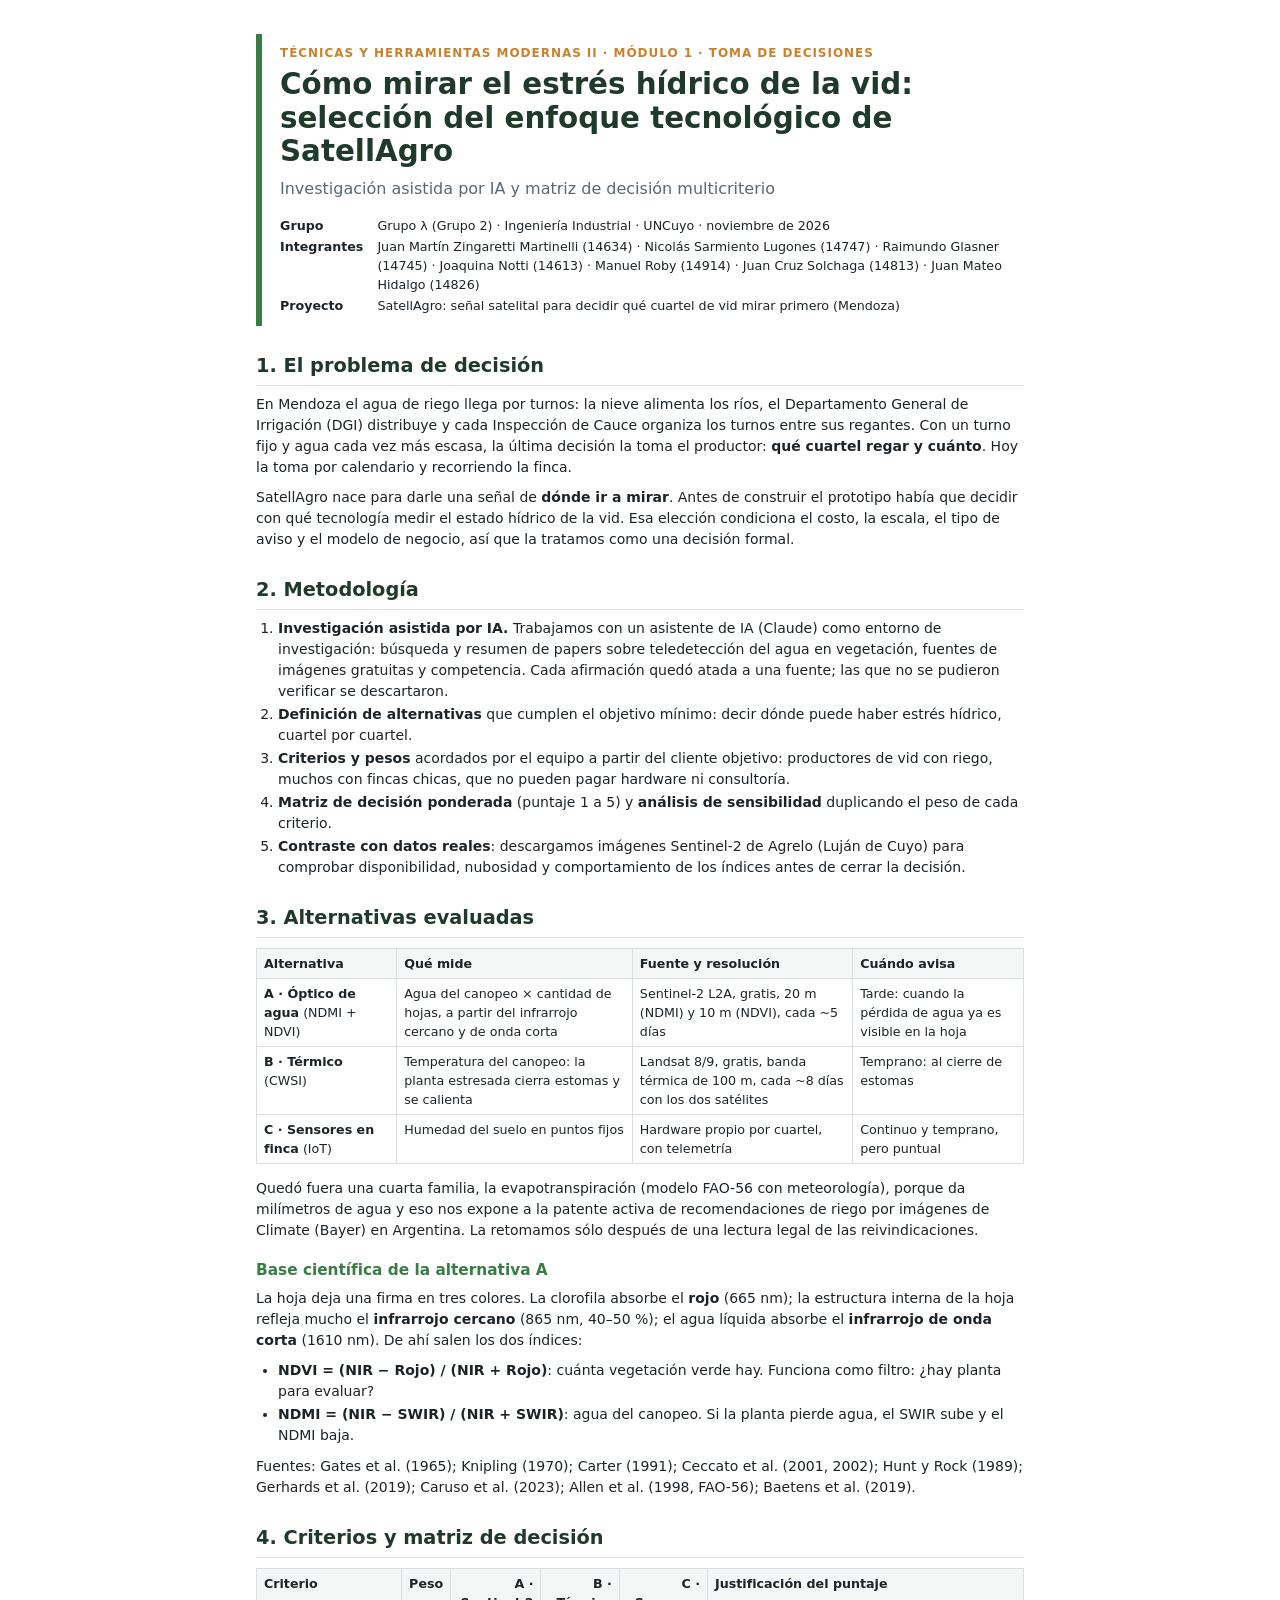
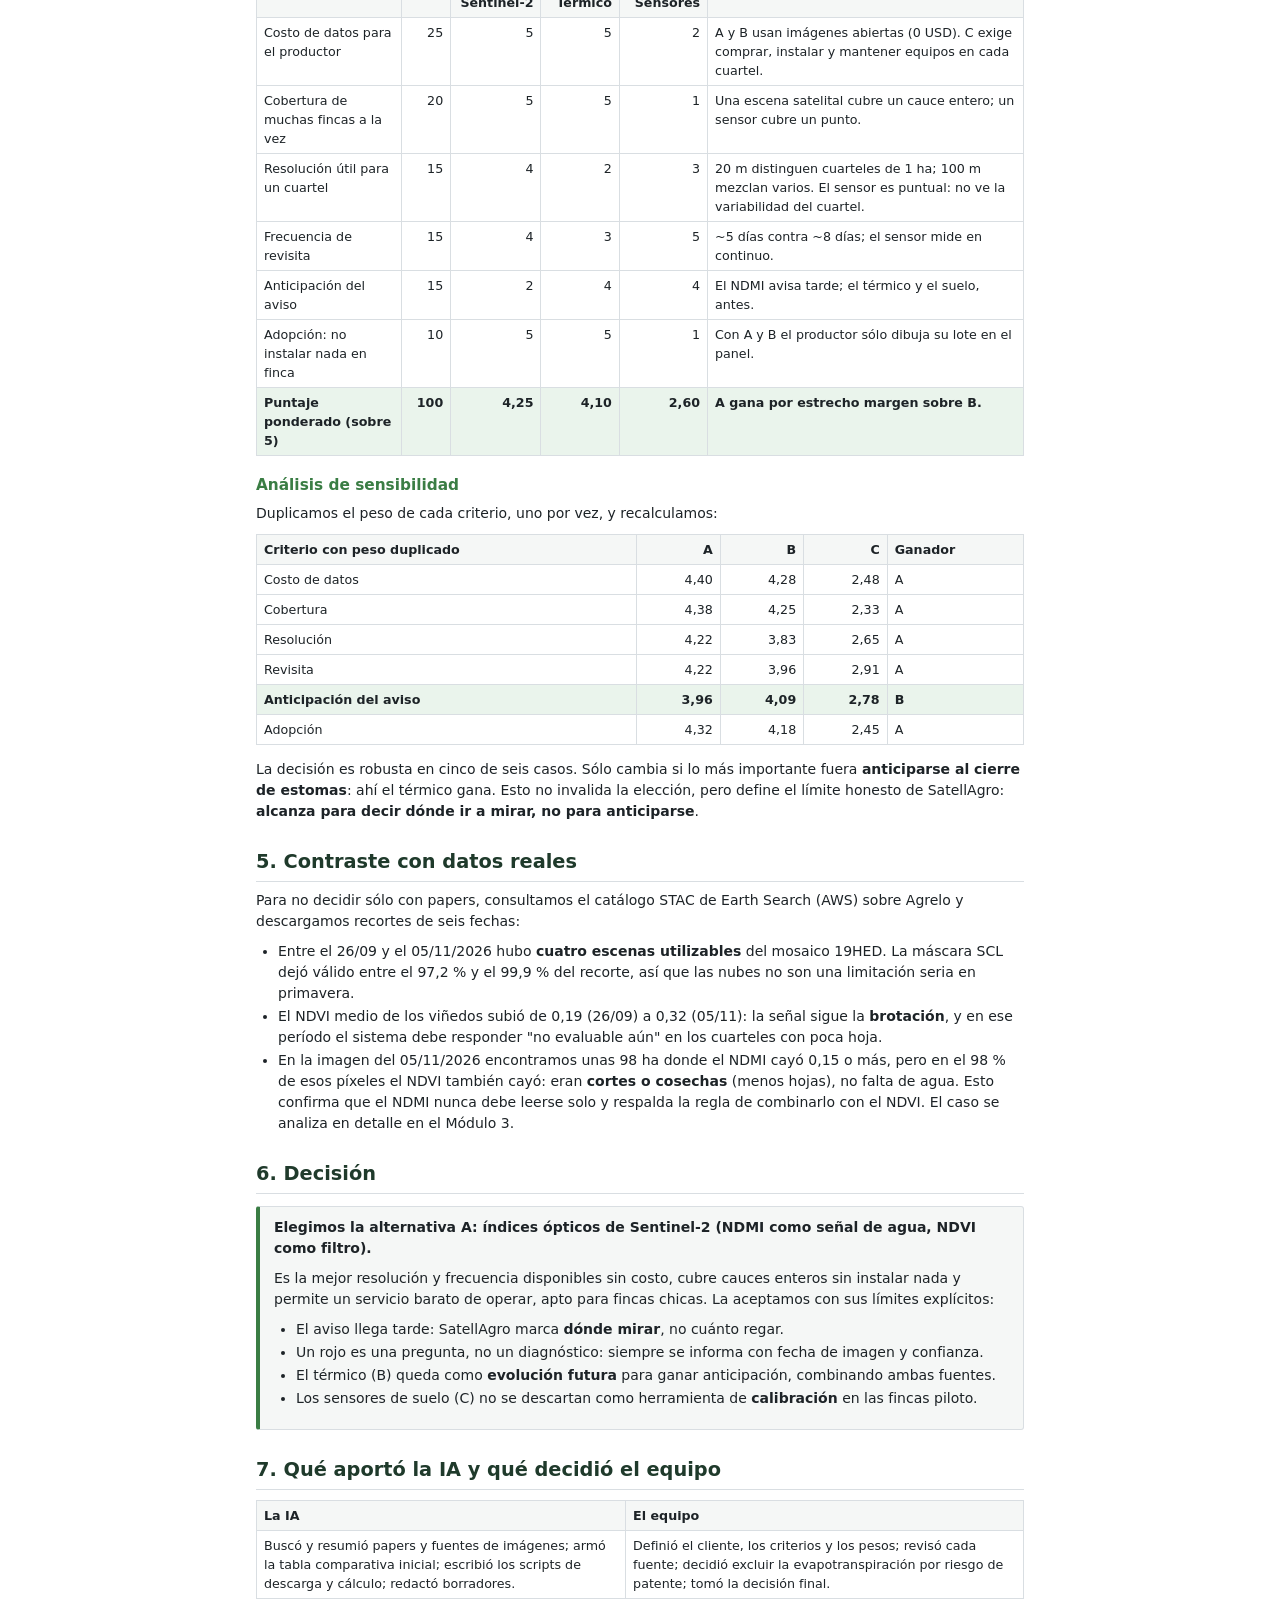
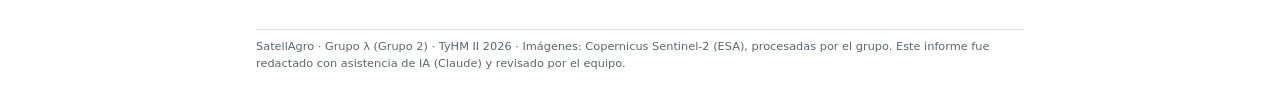
<file: _fuentes/informe_m1.html>
<!DOCTYPE html>
<html lang="es"><head><meta charset="utf-8"><meta name="viewport" content="width=device-width, initial-scale=1">
<title>M1 · Toma de decisiones · SatellAgro</title><link rel="stylesheet" href="informe.css"></head>
<body><div class="wrap">

<div class="portada">
  <div class="kicker">Técnicas y Herramientas Modernas II · Módulo 1 · Toma de decisiones</div>
  <h1>Cómo mirar el estrés hídrico de la vid: selección del enfoque tecnológico de SatellAgro</h1>
  <p class="sub">Investigación asistida por IA y matriz de decisión multicriterio</p>
  <table>
    <tr><td><b>Grupo</b></td><td>Grupo λ (Grupo 2) · Ingeniería Industrial · UNCuyo · noviembre de 2026</td></tr>
    <tr><td><b>Integrantes</b></td><td>Juan Martín Zingaretti Martinelli (14634) · Nicolás Sarmiento Lugones (14747) · Raimundo Glasner (14745) · Joaquina Notti (14613) · Manuel Roby (14914) · Juan Cruz Solchaga (14813) · Juan Mateo Hidalgo (14826)</td></tr>
    <tr><td><b>Proyecto</b></td><td>SatellAgro: señal satelital para decidir qué cuartel de vid mirar primero (Mendoza)</td></tr>
  </table>
</div>

<h2>1. El problema de decisión</h2>
<p>En Mendoza el agua de riego llega por turnos: la nieve alimenta los ríos, el Departamento General de Irrigación (DGI) distribuye y cada Inspección de Cauce organiza los turnos entre sus regantes. Con un turno fijo y agua cada vez más escasa, la última decisión la toma el productor: <b>qué cuartel regar y cuánto</b>. Hoy la toma por calendario y recorriendo la finca.</p>
<p>SatellAgro nace para darle una señal de <b>dónde ir a mirar</b>. Antes de construir el prototipo había que decidir con qué tecnología medir el estado hídrico de la vid. Esa elección condiciona el costo, la escala, el tipo de aviso y el modelo de negocio, así que la tratamos como una decisión formal.</p>

<h2>2. Metodología</h2>
<ol>
  <li><b>Investigación asistida por IA.</b> Trabajamos con un asistente de IA (Claude) como entorno de investigación: búsqueda y resumen de papers sobre teledetección del agua en vegetación, fuentes de imágenes gratuitas y competencia. Cada afirmación quedó atada a una fuente; las que no se pudieron verificar se descartaron.</li>
  <li><b>Definición de alternativas</b> que cumplen el objetivo mínimo: decir dónde puede haber estrés hídrico, cuartel por cuartel.</li>
  <li><b>Criterios y pesos</b> acordados por el equipo a partir del cliente objetivo: productores de vid con riego, muchos con fincas chicas, que no pueden pagar hardware ni consultoría.</li>
  <li><b>Matriz de decisión ponderada</b> (puntaje 1 a 5) y <b>análisis de sensibilidad</b> duplicando el peso de cada criterio.</li>
  <li><b>Contraste con datos reales</b>: descargamos imágenes Sentinel-2 de Agrelo (Luján de Cuyo) para comprobar disponibilidad, nubosidad y comportamiento de los índices antes de cerrar la decisión.</li>
</ol>

<h2>3. Alternativas evaluadas</h2>
<table>
  <tr><th>Alternativa</th><th>Qué mide</th><th>Fuente y resolución</th><th>Cuándo avisa</th></tr>
  <tr><td><b>A · Óptico de agua</b> (NDMI + NDVI)</td><td>Agua del canopeo × cantidad de hojas, a partir del infrarrojo cercano y de onda corta</td><td>Sentinel-2 L2A, gratis, 20 m (NDMI) y 10 m (NDVI), cada ~5 días</td><td>Tarde: cuando la pérdida de agua ya es visible en la hoja</td></tr>
  <tr><td><b>B · Térmico</b> (CWSI)</td><td>Temperatura del canopeo: la planta estresada cierra estomas y se calienta</td><td>Landsat 8/9, gratis, banda térmica de 100 m, cada ~8 días con los dos satélites</td><td>Temprano: al cierre de estomas</td></tr>
  <tr><td><b>C · Sensores en finca</b> (IoT)</td><td>Humedad del suelo en puntos fijos</td><td>Hardware propio por cuartel, con telemetría</td><td>Continuo y temprano, pero puntual</td></tr>
</table>
<p>Quedó fuera una cuarta familia, la evapotranspiración (modelo FAO-56 con meteorología), porque da milímetros de agua y eso nos expone a la patente activa de recomendaciones de riego por imágenes de Climate (Bayer) en Argentina. La retomamos sólo después de una lectura legal de las reivindicaciones.</p>

<h3>Base científica de la alternativa A</h3>
<p>La hoja deja una firma en tres colores. La clorofila absorbe el <b>rojo</b> (665 nm); la estructura interna de la hoja refleja mucho el <b>infrarrojo cercano</b> (865 nm, 40–50 %); el agua líquida absorbe el <b>infrarrojo de onda corta</b> (1610 nm). De ahí salen los dos índices:</p>
<ul>
  <li><b>NDVI = (NIR − Rojo) / (NIR + Rojo)</b>: cuánta vegetación verde hay. Funciona como filtro: ¿hay planta para evaluar?</li>
  <li><b>NDMI = (NIR − SWIR) / (NIR + SWIR)</b>: agua del canopeo. Si la planta pierde agua, el SWIR sube y el NDMI baja.</li>
</ul>
<p>Fuentes: Gates et al. (1965); Knipling (1970); Carter (1991); Ceccato et al. (2001, 2002); Hunt y Rock (1989); Gerhards et al. (2019); Caruso et al. (2023); Allen et al. (1998, FAO-56); Baetens et al. (2019).</p>

<h2>4. Criterios y matriz de decisión</h2>
<table>
  <tr><th>Criterio</th><th class="n">Peso</th><th class="n">A · Sentinel-2</th><th class="n">B · Térmico</th><th class="n">C · Sensores</th><th>Justificación del puntaje</th></tr>
  <tr><td>Costo de datos para el productor</td><td class="n">25</td><td class="n">5</td><td class="n">5</td><td class="n">2</td><td>A y B usan imágenes abiertas (0 USD). C exige comprar, instalar y mantener equipos en cada cuartel.</td></tr>
  <tr><td>Cobertura de muchas fincas a la vez</td><td class="n">20</td><td class="n">5</td><td class="n">5</td><td class="n">1</td><td>Una escena satelital cubre un cauce entero; un sensor cubre un punto.</td></tr>
  <tr><td>Resolución útil para un cuartel</td><td class="n">15</td><td class="n">4</td><td class="n">2</td><td class="n">3</td><td>20 m distinguen cuarteles de 1 ha; 100 m mezclan varios. El sensor es puntual: no ve la variabilidad del cuartel.</td></tr>
  <tr><td>Frecuencia de revisita</td><td class="n">15</td><td class="n">4</td><td class="n">3</td><td class="n">5</td><td>~5 días contra ~8 días; el sensor mide en continuo.</td></tr>
  <tr><td>Anticipación del aviso</td><td class="n">15</td><td class="n">2</td><td class="n">4</td><td class="n">4</td><td>El NDMI avisa tarde; el térmico y el suelo, antes.</td></tr>
  <tr><td>Adopción: no instalar nada en finca</td><td class="n">10</td><td class="n">5</td><td class="n">5</td><td class="n">1</td><td>Con A y B el productor sólo dibuja su lote en el panel.</td></tr>
  <tr class="destacado"><td>Puntaje ponderado (sobre 5)</td><td class="n">100</td><td class="n">4,25</td><td class="n">4,10</td><td class="n">2,60</td><td>A gana por estrecho margen sobre B.</td></tr>
</table>

<h3>Análisis de sensibilidad</h3>
<p>Duplicamos el peso de cada criterio, uno por vez, y recalculamos:</p>
<table>
  <tr><th>Criterio con peso duplicado</th><th class="n">A</th><th class="n">B</th><th class="n">C</th><th>Ganador</th></tr>
  <tr><td>Costo de datos</td><td class="n">4,40</td><td class="n">4,28</td><td class="n">2,48</td><td>A</td></tr>
  <tr><td>Cobertura</td><td class="n">4,38</td><td class="n">4,25</td><td class="n">2,33</td><td>A</td></tr>
  <tr><td>Resolución</td><td class="n">4,22</td><td class="n">3,83</td><td class="n">2,65</td><td>A</td></tr>
  <tr><td>Revisita</td><td class="n">4,22</td><td class="n">3,96</td><td class="n">2,91</td><td>A</td></tr>
  <tr class="destacado"><td>Anticipación del aviso</td><td class="n">3,96</td><td class="n">4,09</td><td class="n">2,78</td><td>B</td></tr>
  <tr><td>Adopción</td><td class="n">4,32</td><td class="n">4,18</td><td class="n">2,45</td><td>A</td></tr>
</table>
<p>La decisión es robusta en cinco de seis casos. Sólo cambia si lo más importante fuera <b>anticiparse al cierre de estomas</b>: ahí el térmico gana. Esto no invalida la elección, pero define el límite honesto de SatellAgro: <b>alcanza para decir dónde ir a mirar, no para anticiparse</b>.</p>

<h2>5. Contraste con datos reales</h2>
<p>Para no decidir sólo con papers, consultamos el catálogo STAC de Earth Search (AWS) sobre Agrelo y descargamos recortes de seis fechas:</p>
<ul>
  <li>Entre el 26/09 y el 05/11/2026 hubo <b>cuatro escenas utilizables</b> del mosaico 19HED. La máscara SCL dejó válido entre el 97,2 % y el 99,9 % del recorte, así que las nubes no son una limitación seria en primavera.</li>
  <li>El NDVI medio de los viñedos subió de 0,19 (26/09) a 0,32 (05/11): la señal sigue la <b>brotación</b>, y en ese período el sistema debe responder "no evaluable aún" en los cuarteles con poca hoja.</li>
  <li>En la imagen del 05/11/2026 encontramos unas 98 ha donde el NDMI cayó 0,15 o más, pero en el 98 % de esos píxeles el NDVI también cayó: eran <b>cortes o cosechas</b> (menos hojas), no falta de agua. Esto confirma que el NDMI nunca debe leerse solo y respalda la regla de combinarlo con el NDVI. El caso se analiza en detalle en el Módulo 3.</li>
</ul>

<h2>6. Decisión</h2>
<div class="caja">
<p><b>Elegimos la alternativa A: índices ópticos de Sentinel-2 (NDMI como señal de agua, NDVI como filtro).</b></p>
<p>Es la mejor resolución y frecuencia disponibles sin costo, cubre cauces enteros sin instalar nada y permite un servicio barato de operar, apto para fincas chicas. La aceptamos con sus límites explícitos:</p>
<ul>
  <li>El aviso llega tarde: SatellAgro marca <b>dónde mirar</b>, no cuánto regar.</li>
  <li>Un rojo es una pregunta, no un diagnóstico: siempre se informa con fecha de imagen y confianza.</li>
  <li>El térmico (B) queda como <b>evolución futura</b> para ganar anticipación, combinando ambas fuentes.</li>
  <li>Los sensores de suelo (C) no se descartan como herramienta de <b>calibración</b> en las fincas piloto.</li>
</ul>
</div>

<h2>7. Qué aportó la IA y qué decidió el equipo</h2>
<table>
  <tr><th>La IA</th><th>El equipo</th></tr>
  <tr><td>Buscó y resumió papers y fuentes de imágenes; armó la tabla comparativa inicial; escribió los scripts de descarga y cálculo; redactó borradores.</td><td>Definió el cliente, los criterios y los pesos; revisó cada fuente; decidió excluir la evapotranspiración por riesgo de patente; tomó la decisión final.</td></tr>
</table>

<div class="pie">SatellAgro · Grupo λ (Grupo 2) · TyHM II 2026 · Imágenes: Copernicus Sentinel-2 (ESA), procesadas por el grupo. Este informe fue redactado con asistencia de IA (Claude) y revisado por el equipo.</div>
</div></body></html>
</file>
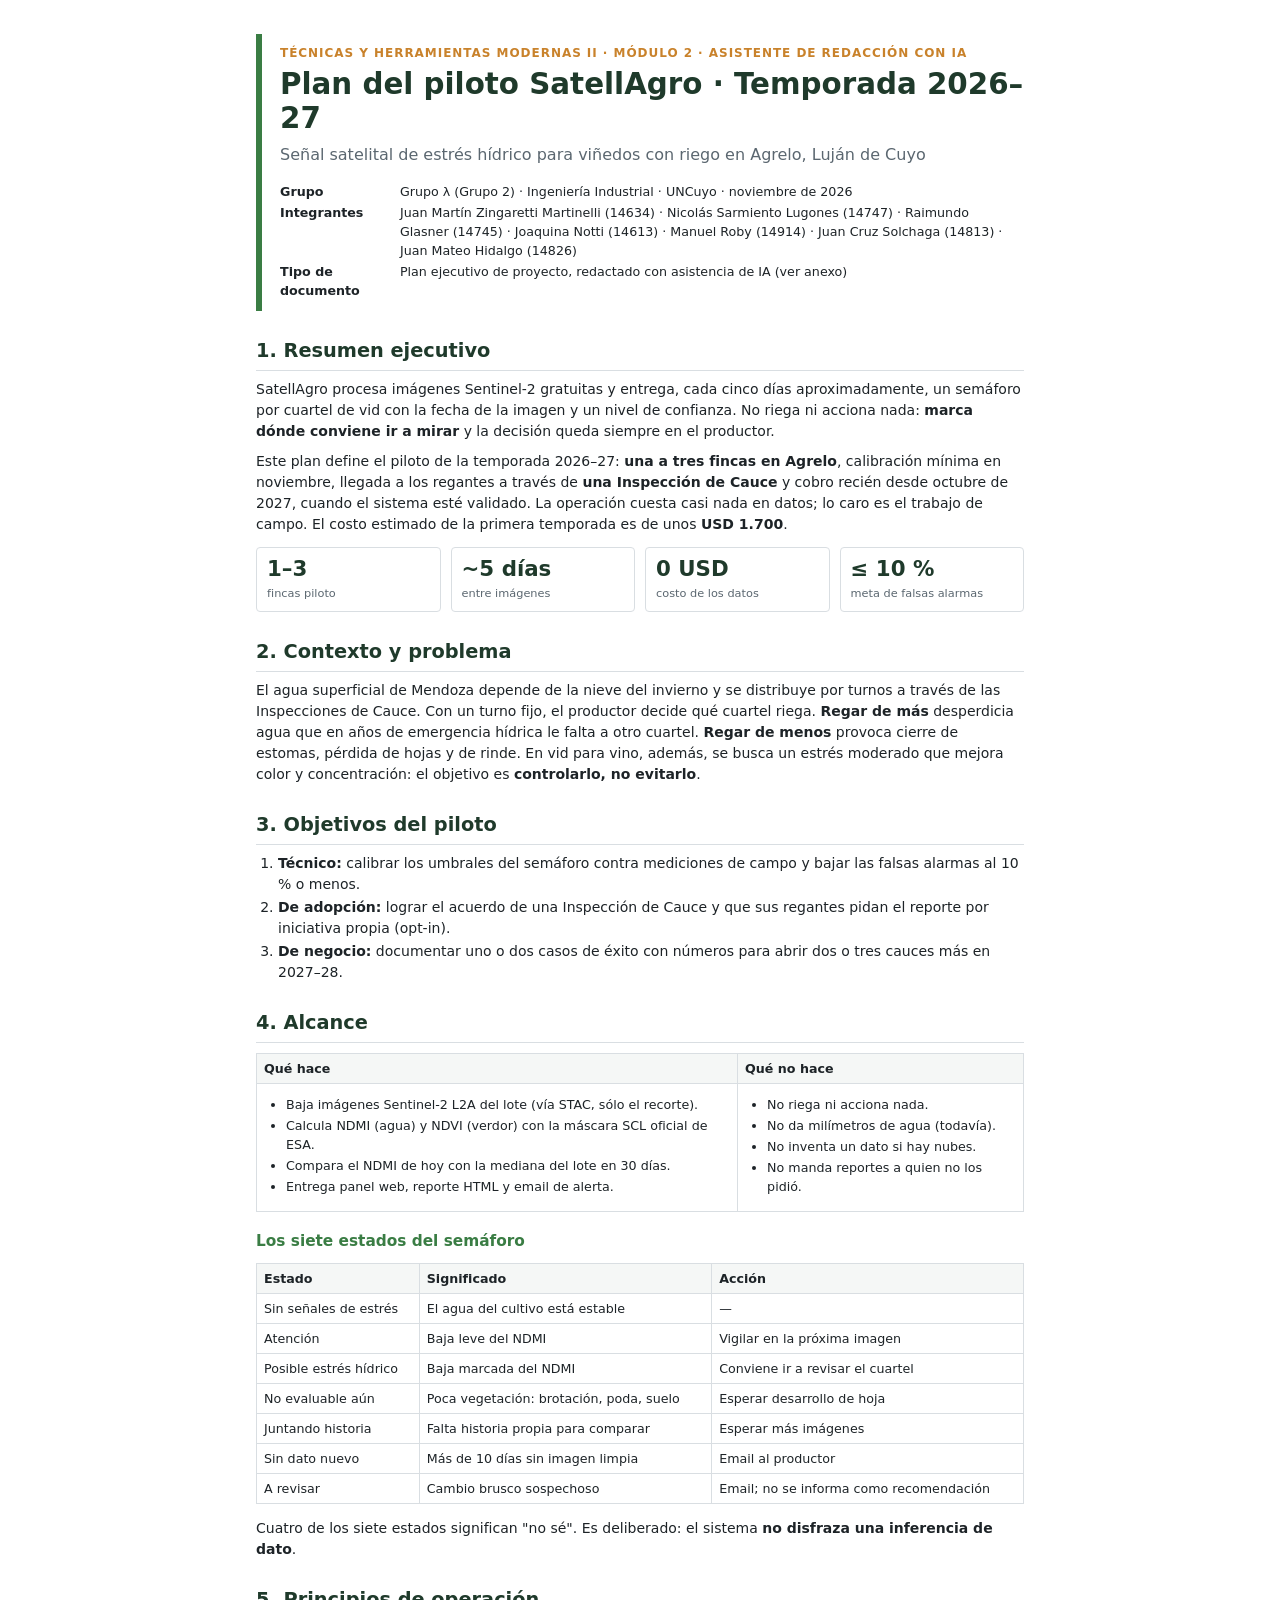
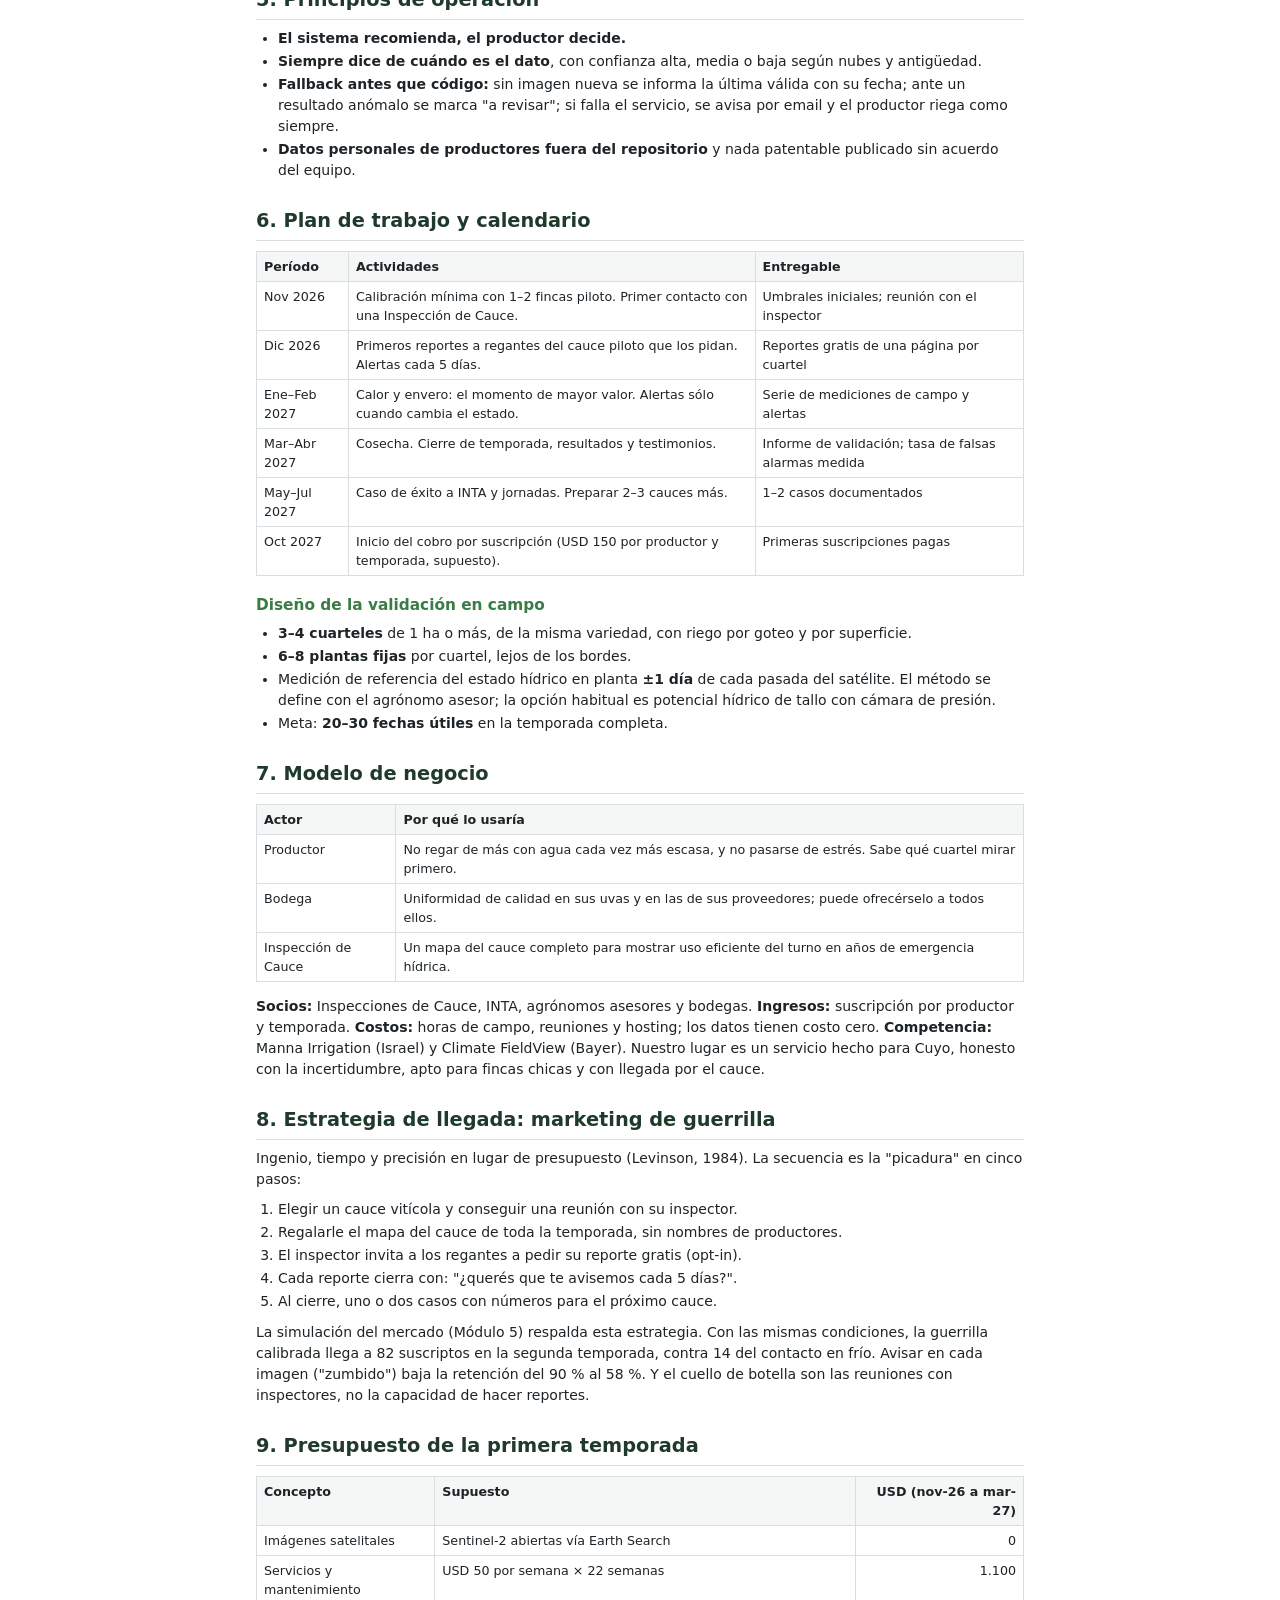
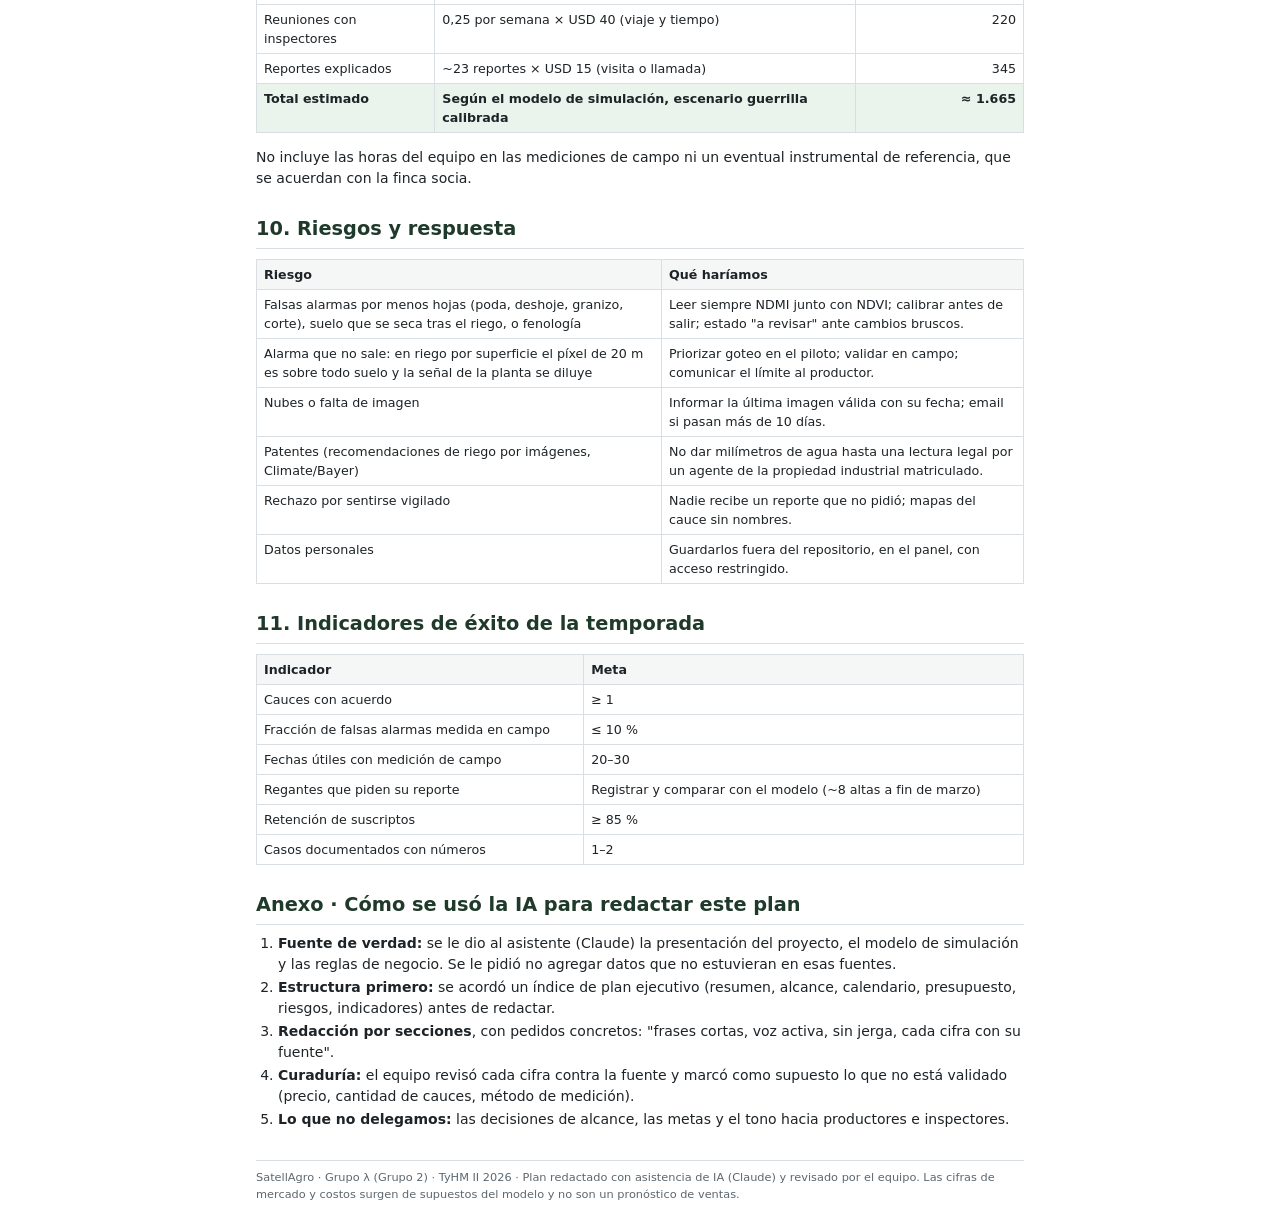
<file: _fuentes/informe_m2.html>
<!DOCTYPE html>
<html lang="es"><head><meta charset="utf-8"><meta name="viewport" content="width=device-width, initial-scale=1">
<title>M2 · Plan del piloto · SatellAgro</title><link rel="stylesheet" href="informe.css"></head>
<body><div class="wrap">

<div class="portada">
  <div class="kicker">Técnicas y Herramientas Modernas II · Módulo 2 · Asistente de redacción con IA</div>
  <h1>Plan del piloto SatellAgro · Temporada 2026–27</h1>
  <p class="sub">Señal satelital de estrés hídrico para viñedos con riego en Agrelo, Luján de Cuyo</p>
  <table>
    <tr><td><b>Grupo</b></td><td>Grupo λ (Grupo 2) · Ingeniería Industrial · UNCuyo · noviembre de 2026</td></tr>
    <tr><td><b>Integrantes</b></td><td>Juan Martín Zingaretti Martinelli (14634) · Nicolás Sarmiento Lugones (14747) · Raimundo Glasner (14745) · Joaquina Notti (14613) · Manuel Roby (14914) · Juan Cruz Solchaga (14813) · Juan Mateo Hidalgo (14826)</td></tr>
    <tr><td><b>Tipo de documento</b></td><td>Plan ejecutivo de proyecto, redactado con asistencia de IA (ver anexo)</td></tr>
  </table>
</div>

<h2>1. Resumen ejecutivo</h2>
<p>SatellAgro procesa imágenes Sentinel-2 gratuitas y entrega, cada cinco días aproximadamente, un semáforo por cuartel de vid con la fecha de la imagen y un nivel de confianza. No riega ni acciona nada: <b>marca dónde conviene ir a mirar</b> y la decisión queda siempre en el productor.</p>
<p>Este plan define el piloto de la temporada 2026–27: <b>una a tres fincas en Agrelo</b>, calibración mínima en noviembre, llegada a los regantes a través de <b>una Inspección de Cauce</b> y cobro recién desde octubre de 2027, cuando el sistema esté validado. La operación cuesta casi nada en datos; lo caro es el trabajo de campo. El costo estimado de la primera temporada es de unos <b>USD 1.700</b>.</p>
<div class="kpis">
  <div class="kpi"><b>1–3</b><span>fincas piloto</span></div>
  <div class="kpi"><b>~5 días</b><span>entre imágenes</span></div>
  <div class="kpi"><b>0 USD</b><span>costo de los datos</span></div>
  <div class="kpi"><b>≤ 10 %</b><span>meta de falsas alarmas</span></div>
</div>

<h2>2. Contexto y problema</h2>
<p>El agua superficial de Mendoza depende de la nieve del invierno y se distribuye por turnos a través de las Inspecciones de Cauce. Con un turno fijo, el productor decide qué cuartel riega. <b>Regar de más</b> desperdicia agua que en años de emergencia hídrica le falta a otro cuartel. <b>Regar de menos</b> provoca cierre de estomas, pérdida de hojas y de rinde. En vid para vino, además, se busca un estrés moderado que mejora color y concentración: el objetivo es <b>controlarlo, no evitarlo</b>.</p>

<h2>3. Objetivos del piloto</h2>
<ol>
  <li><b>Técnico:</b> calibrar los umbrales del semáforo contra mediciones de campo y bajar las falsas alarmas al 10 % o menos.</li>
  <li><b>De adopción:</b> lograr el acuerdo de una Inspección de Cauce y que sus regantes pidan el reporte por iniciativa propia (opt-in).</li>
  <li><b>De negocio:</b> documentar uno o dos casos de éxito con números para abrir dos o tres cauces más en 2027–28.</li>
</ol>

<h2>4. Alcance</h2>
<table>
  <tr><th>Qué hace</th><th>Qué no hace</th></tr>
  <tr><td>
    <ul><li>Baja imágenes Sentinel-2 L2A del lote (vía STAC, sólo el recorte).</li>
    <li>Calcula NDMI (agua) y NDVI (verdor) con la máscara SCL oficial de ESA.</li>
    <li>Compara el NDMI de hoy con la mediana del lote en 30 días.</li>
    <li>Entrega panel web, reporte HTML y email de alerta.</li></ul>
  </td><td>
    <ul><li>No riega ni acciona nada.</li>
    <li>No da milímetros de agua (todavía).</li>
    <li>No inventa un dato si hay nubes.</li>
    <li>No manda reportes a quien no los pidió.</li></ul>
  </td></tr>
</table>

<h3>Los siete estados del semáforo</h3>
<table>
  <tr><th>Estado</th><th>Significado</th><th>Acción</th></tr>
  <tr><td>Sin señales de estrés</td><td>El agua del cultivo está estable</td><td>—</td></tr>
  <tr><td>Atención</td><td>Baja leve del NDMI</td><td>Vigilar en la próxima imagen</td></tr>
  <tr><td>Posible estrés hídrico</td><td>Baja marcada del NDMI</td><td>Conviene ir a revisar el cuartel</td></tr>
  <tr><td>No evaluable aún</td><td>Poca vegetación: brotación, poda, suelo</td><td>Esperar desarrollo de hoja</td></tr>
  <tr><td>Juntando historia</td><td>Falta historia propia para comparar</td><td>Esperar más imágenes</td></tr>
  <tr><td>Sin dato nuevo</td><td>Más de 10 días sin imagen limpia</td><td>Email al productor</td></tr>
  <tr><td>A revisar</td><td>Cambio brusco sospechoso</td><td>Email; no se informa como recomendación</td></tr>
</table>
<p>Cuatro de los siete estados significan "no sé". Es deliberado: el sistema <b>no disfraza una inferencia de dato</b>.</p>

<h2>5. Principios de operación</h2>
<ul>
  <li><b>El sistema recomienda, el productor decide.</b></li>
  <li><b>Siempre dice de cuándo es el dato</b>, con confianza alta, media o baja según nubes y antigüedad.</li>
  <li><b>Fallback antes que código:</b> sin imagen nueva se informa la última válida con su fecha; ante un resultado anómalo se marca "a revisar"; si falla el servicio, se avisa por email y el productor riega como siempre.</li>
  <li><b>Datos personales de productores fuera del repositorio</b> y nada patentable publicado sin acuerdo del equipo.</li>
</ul>

<h2>6. Plan de trabajo y calendario</h2>
<table>
  <tr><th>Período</th><th>Actividades</th><th>Entregable</th></tr>
  <tr><td>Nov 2026</td><td>Calibración mínima con 1–2 fincas piloto. Primer contacto con una Inspección de Cauce.</td><td>Umbrales iniciales; reunión con el inspector</td></tr>
  <tr><td>Dic 2026</td><td>Primeros reportes a regantes del cauce piloto que los pidan. Alertas cada 5 días.</td><td>Reportes gratis de una página por cuartel</td></tr>
  <tr><td>Ene–Feb 2027</td><td>Calor y envero: el momento de mayor valor. Alertas sólo cuando cambia el estado.</td><td>Serie de mediciones de campo y alertas</td></tr>
  <tr><td>Mar–Abr 2027</td><td>Cosecha. Cierre de temporada, resultados y testimonios.</td><td>Informe de validación; tasa de falsas alarmas medida</td></tr>
  <tr><td>May–Jul 2027</td><td>Caso de éxito a INTA y jornadas. Preparar 2–3 cauces más.</td><td>1–2 casos documentados</td></tr>
  <tr><td>Oct 2027</td><td>Inicio del cobro por suscripción (USD 150 por productor y temporada, supuesto).</td><td>Primeras suscripciones pagas</td></tr>
</table>

<h3>Diseño de la validación en campo</h3>
<ul>
  <li><b>3–4 cuarteles</b> de 1 ha o más, de la misma variedad, con riego por goteo y por superficie.</li>
  <li><b>6–8 plantas fijas</b> por cuartel, lejos de los bordes.</li>
  <li>Medición de referencia del estado hídrico en planta <b>±1 día</b> de cada pasada del satélite. El método se define con el agrónomo asesor; la opción habitual es potencial hídrico de tallo con cámara de presión.</li>
  <li>Meta: <b>20–30 fechas útiles</b> en la temporada completa.</li>
</ul>

<h2>7. Modelo de negocio</h2>
<table>
  <tr><th>Actor</th><th>Por qué lo usaría</th></tr>
  <tr><td>Productor</td><td>No regar de más con agua cada vez más escasa, y no pasarse de estrés. Sabe qué cuartel mirar primero.</td></tr>
  <tr><td>Bodega</td><td>Uniformidad de calidad en sus uvas y en las de sus proveedores; puede ofrecérselo a todos ellos.</td></tr>
  <tr><td>Inspección de Cauce</td><td>Un mapa del cauce completo para mostrar uso eficiente del turno en años de emergencia hídrica.</td></tr>
</table>
<p><b>Socios:</b> Inspecciones de Cauce, INTA, agrónomos asesores y bodegas. <b>Ingresos:</b> suscripción por productor y temporada. <b>Costos:</b> horas de campo, reuniones y hosting; los datos tienen costo cero. <b>Competencia:</b> Manna Irrigation (Israel) y Climate FieldView (Bayer). Nuestro lugar es un servicio hecho para Cuyo, honesto con la incertidumbre, apto para fincas chicas y con llegada por el cauce.</p>

<h2>8. Estrategia de llegada: marketing de guerrilla</h2>
<p>Ingenio, tiempo y precisión en lugar de presupuesto (Levinson, 1984). La secuencia es la "picadura" en cinco pasos:</p>
<ol>
  <li>Elegir un cauce vitícola y conseguir una reunión con su inspector.</li>
  <li>Regalarle el mapa del cauce de toda la temporada, sin nombres de productores.</li>
  <li>El inspector invita a los regantes a pedir su reporte gratis (opt-in).</li>
  <li>Cada reporte cierra con: "¿querés que te avisemos cada 5 días?".</li>
  <li>Al cierre, uno o dos casos con números para el próximo cauce.</li>
</ol>
<p>La simulación del mercado (Módulo 5) respalda esta estrategia. Con las mismas condiciones, la guerrilla calibrada llega a 82 suscriptos en la segunda temporada, contra 14 del contacto en frío. Avisar en cada imagen ("zumbido") baja la retención del 90 % al 58 %. Y el cuello de botella son las reuniones con inspectores, no la capacidad de hacer reportes.</p>

<h2>9. Presupuesto de la primera temporada</h2>
<table>
  <tr><th>Concepto</th><th>Supuesto</th><th class="n">USD (nov-26 a mar-27)</th></tr>
  <tr><td>Imágenes satelitales</td><td>Sentinel-2 abiertas vía Earth Search</td><td class="n">0</td></tr>
  <tr><td>Servicios y mantenimiento</td><td>USD 50 por semana × 22 semanas</td><td class="n">1.100</td></tr>
  <tr><td>Reuniones con inspectores</td><td>0,25 por semana × USD 40 (viaje y tiempo)</td><td class="n">220</td></tr>
  <tr><td>Reportes explicados</td><td>~23 reportes × USD 15 (visita o llamada)</td><td class="n">345</td></tr>
  <tr class="destacado"><td>Total estimado</td><td>Según el modelo de simulación, escenario guerrilla calibrada</td><td class="n">≈ 1.665</td></tr>
</table>
<p>No incluye las horas del equipo en las mediciones de campo ni un eventual instrumental de referencia, que se acuerdan con la finca socia.</p>

<h2>10. Riesgos y respuesta</h2>
<table>
  <tr><th>Riesgo</th><th>Qué haríamos</th></tr>
  <tr><td>Falsas alarmas por menos hojas (poda, deshoje, granizo, corte), suelo que se seca tras el riego, o fenología</td><td>Leer siempre NDMI junto con NDVI; calibrar antes de salir; estado "a revisar" ante cambios bruscos.</td></tr>
  <tr><td>Alarma que no sale: en riego por superficie el píxel de 20 m es sobre todo suelo y la señal de la planta se diluye</td><td>Priorizar goteo en el piloto; validar en campo; comunicar el límite al productor.</td></tr>
  <tr><td>Nubes o falta de imagen</td><td>Informar la última imagen válida con su fecha; email si pasan más de 10 días.</td></tr>
  <tr><td>Patentes (recomendaciones de riego por imágenes, Climate/Bayer)</td><td>No dar milímetros de agua hasta una lectura legal por un agente de la propiedad industrial matriculado.</td></tr>
  <tr><td>Rechazo por sentirse vigilado</td><td>Nadie recibe un reporte que no pidió; mapas del cauce sin nombres.</td></tr>
  <tr><td>Datos personales</td><td>Guardarlos fuera del repositorio, en el panel, con acceso restringido.</td></tr>
</table>

<h2>11. Indicadores de éxito de la temporada</h2>
<table>
  <tr><th>Indicador</th><th>Meta</th></tr>
  <tr><td>Cauces con acuerdo</td><td>≥ 1</td></tr>
  <tr><td>Fracción de falsas alarmas medida en campo</td><td>≤ 10 %</td></tr>
  <tr><td>Fechas útiles con medición de campo</td><td>20–30</td></tr>
  <tr><td>Regantes que piden su reporte</td><td>Registrar y comparar con el modelo (~8 altas a fin de marzo)</td></tr>
  <tr><td>Retención de suscriptos</td><td>≥ 85 %</td></tr>
  <tr><td>Casos documentados con números</td><td>1–2</td></tr>
</table>

<h2>Anexo · Cómo se usó la IA para redactar este plan</h2>
<ol>
  <li><b>Fuente de verdad:</b> se le dio al asistente (Claude) la presentación del proyecto, el modelo de simulación y las reglas de negocio. Se le pidió no agregar datos que no estuvieran en esas fuentes.</li>
  <li><b>Estructura primero:</b> se acordó un índice de plan ejecutivo (resumen, alcance, calendario, presupuesto, riesgos, indicadores) antes de redactar.</li>
  <li><b>Redacción por secciones</b>, con pedidos concretos: "frases cortas, voz activa, sin jerga, cada cifra con su fuente".</li>
  <li><b>Curaduría:</b> el equipo revisó cada cifra contra la fuente y marcó como supuesto lo que no está validado (precio, cantidad de cauces, método de medición).</li>
  <li><b>Lo que no delegamos:</b> las decisiones de alcance, las metas y el tono hacia productores e inspectores.</li>
</ol>

<div class="pie">SatellAgro · Grupo λ (Grupo 2) · TyHM II 2026 · Plan redactado con asistencia de IA (Claude) y revisado por el equipo. Las cifras de mercado y costos surgen de supuestos del modelo y no son un pronóstico de ventas.</div>
</div></body></html>
</file>
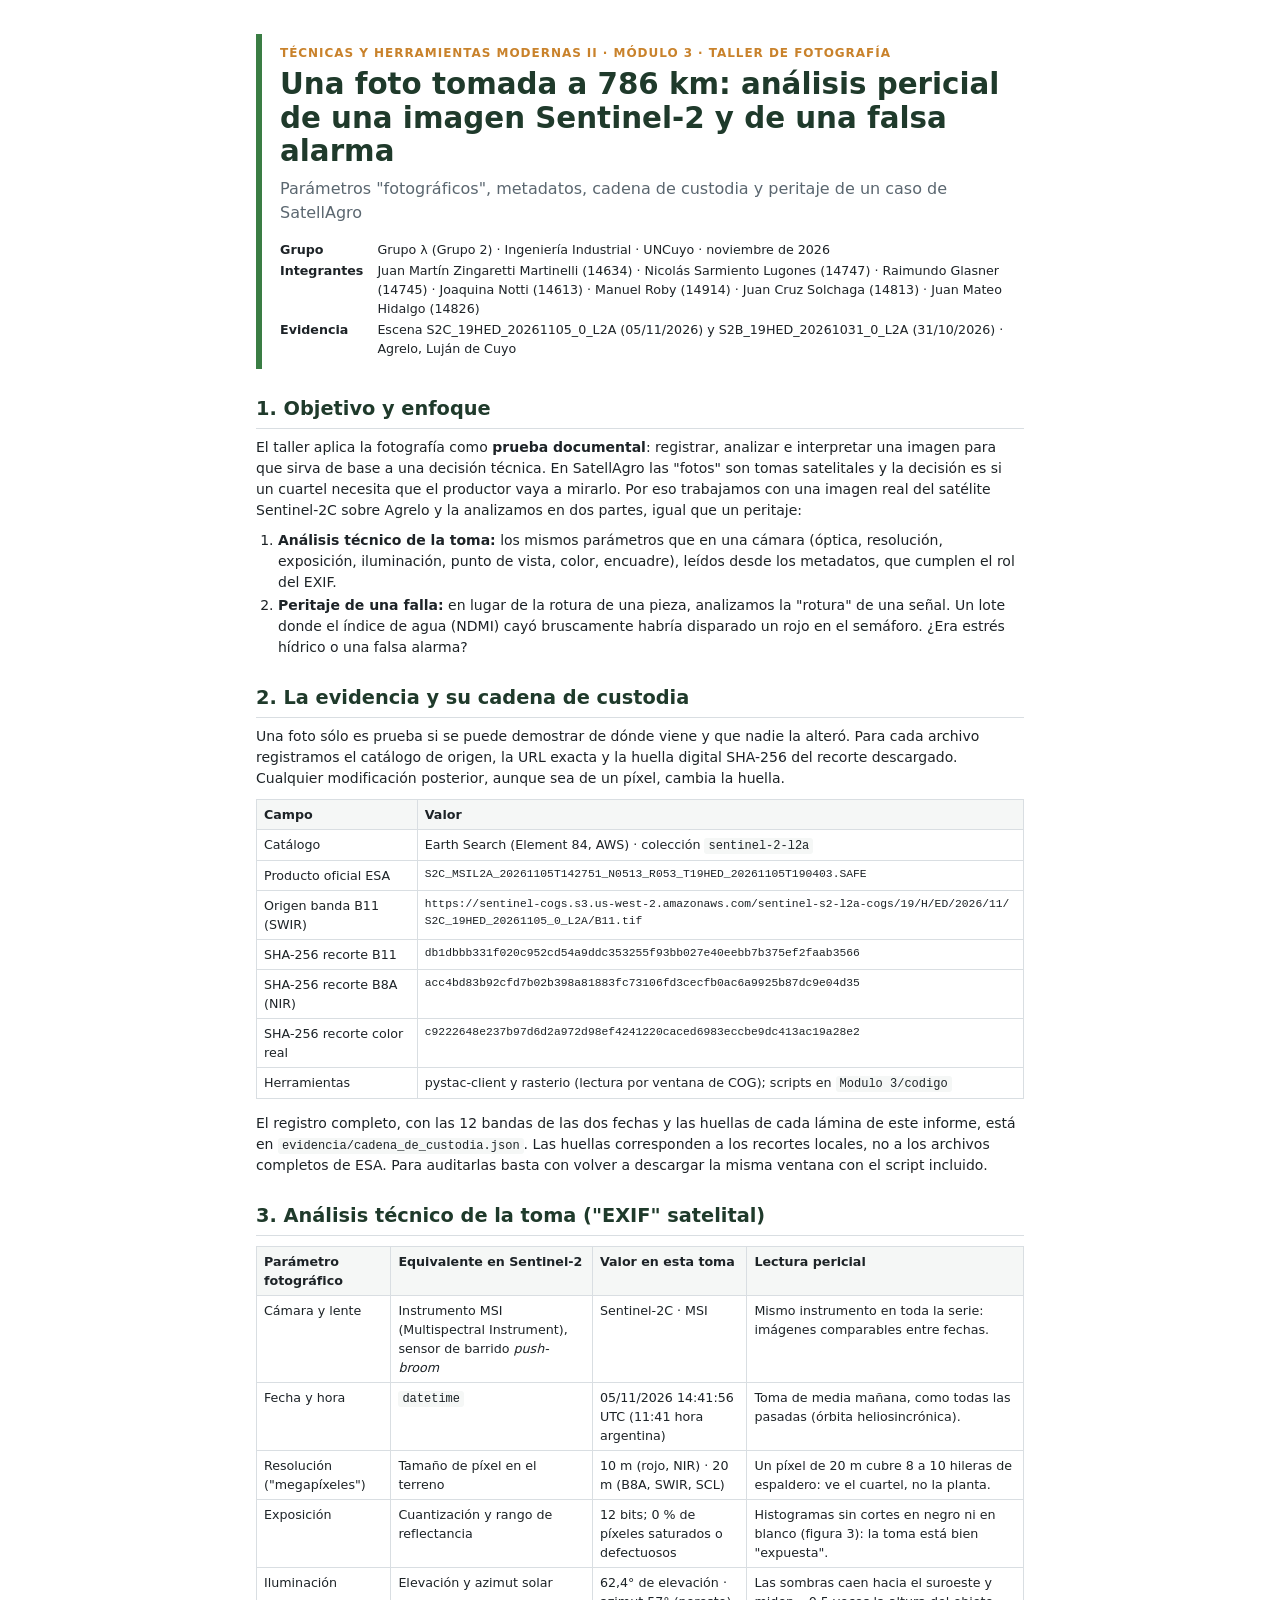
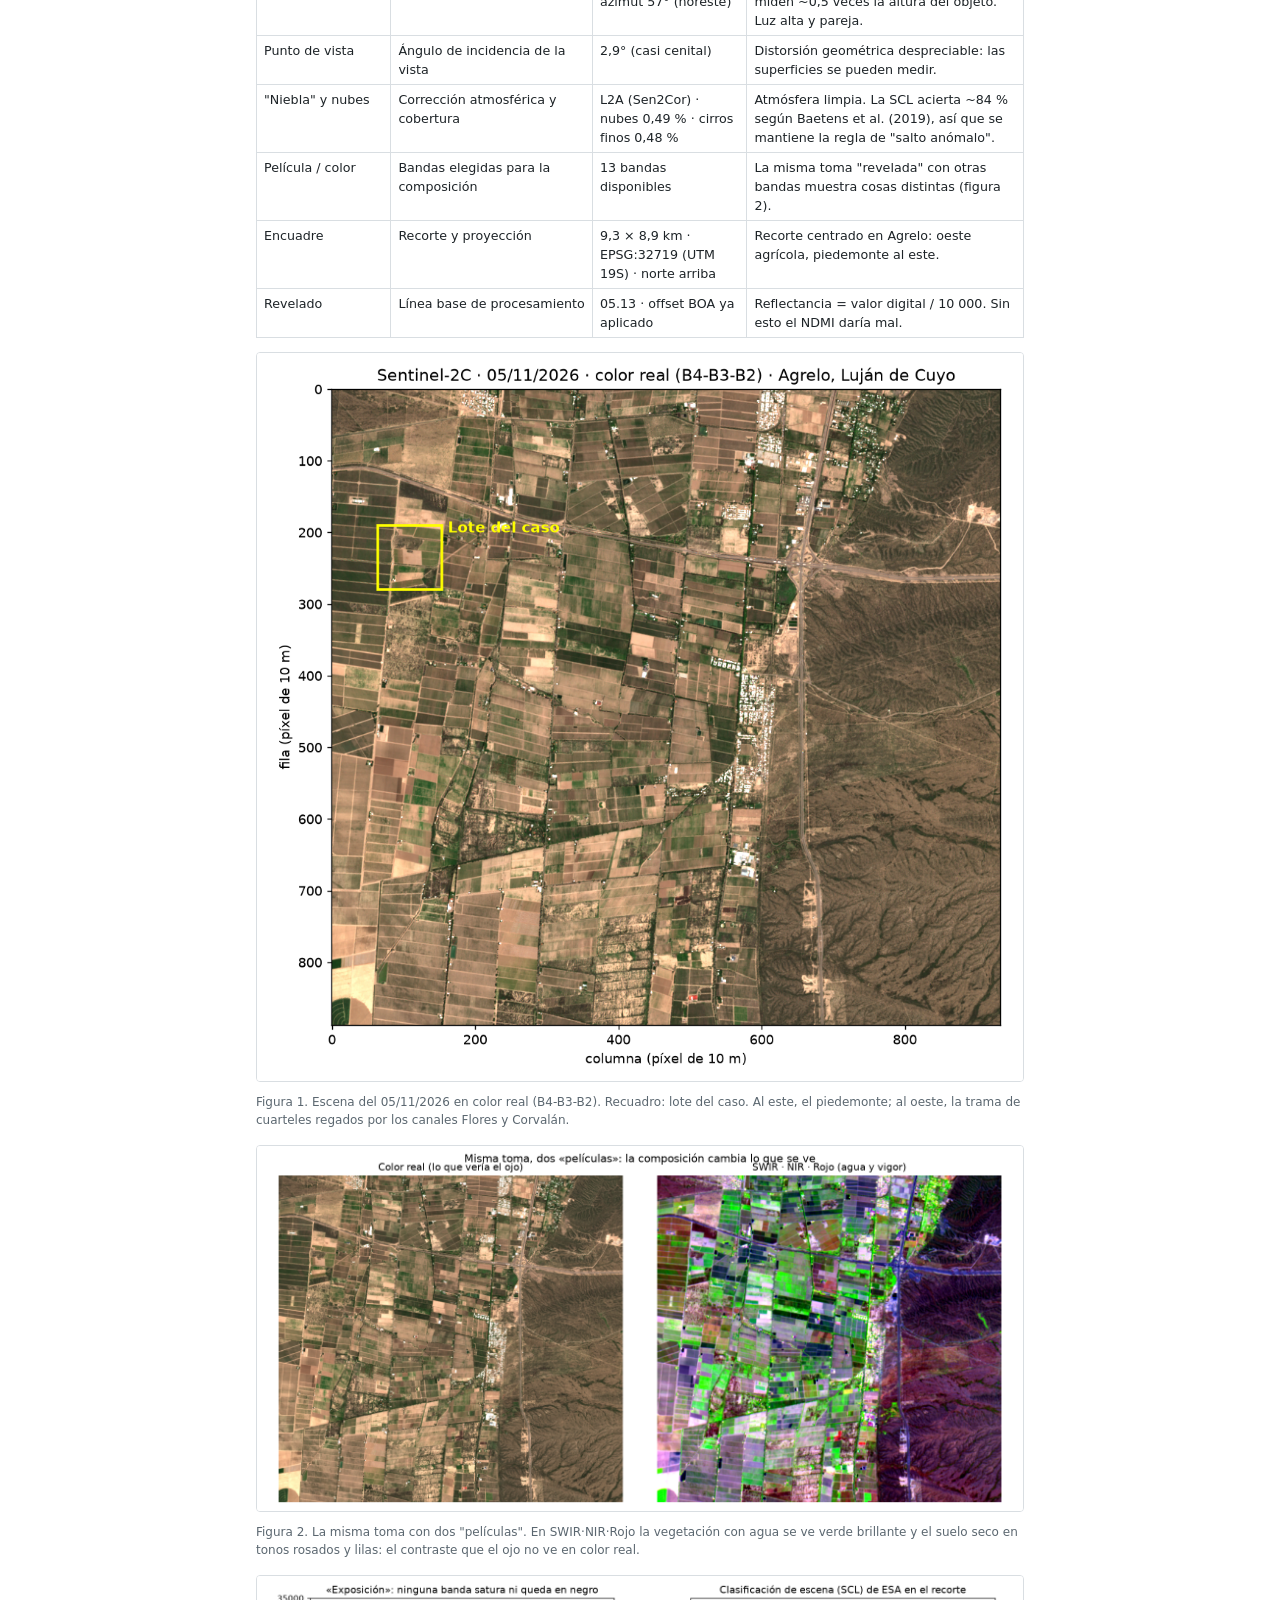
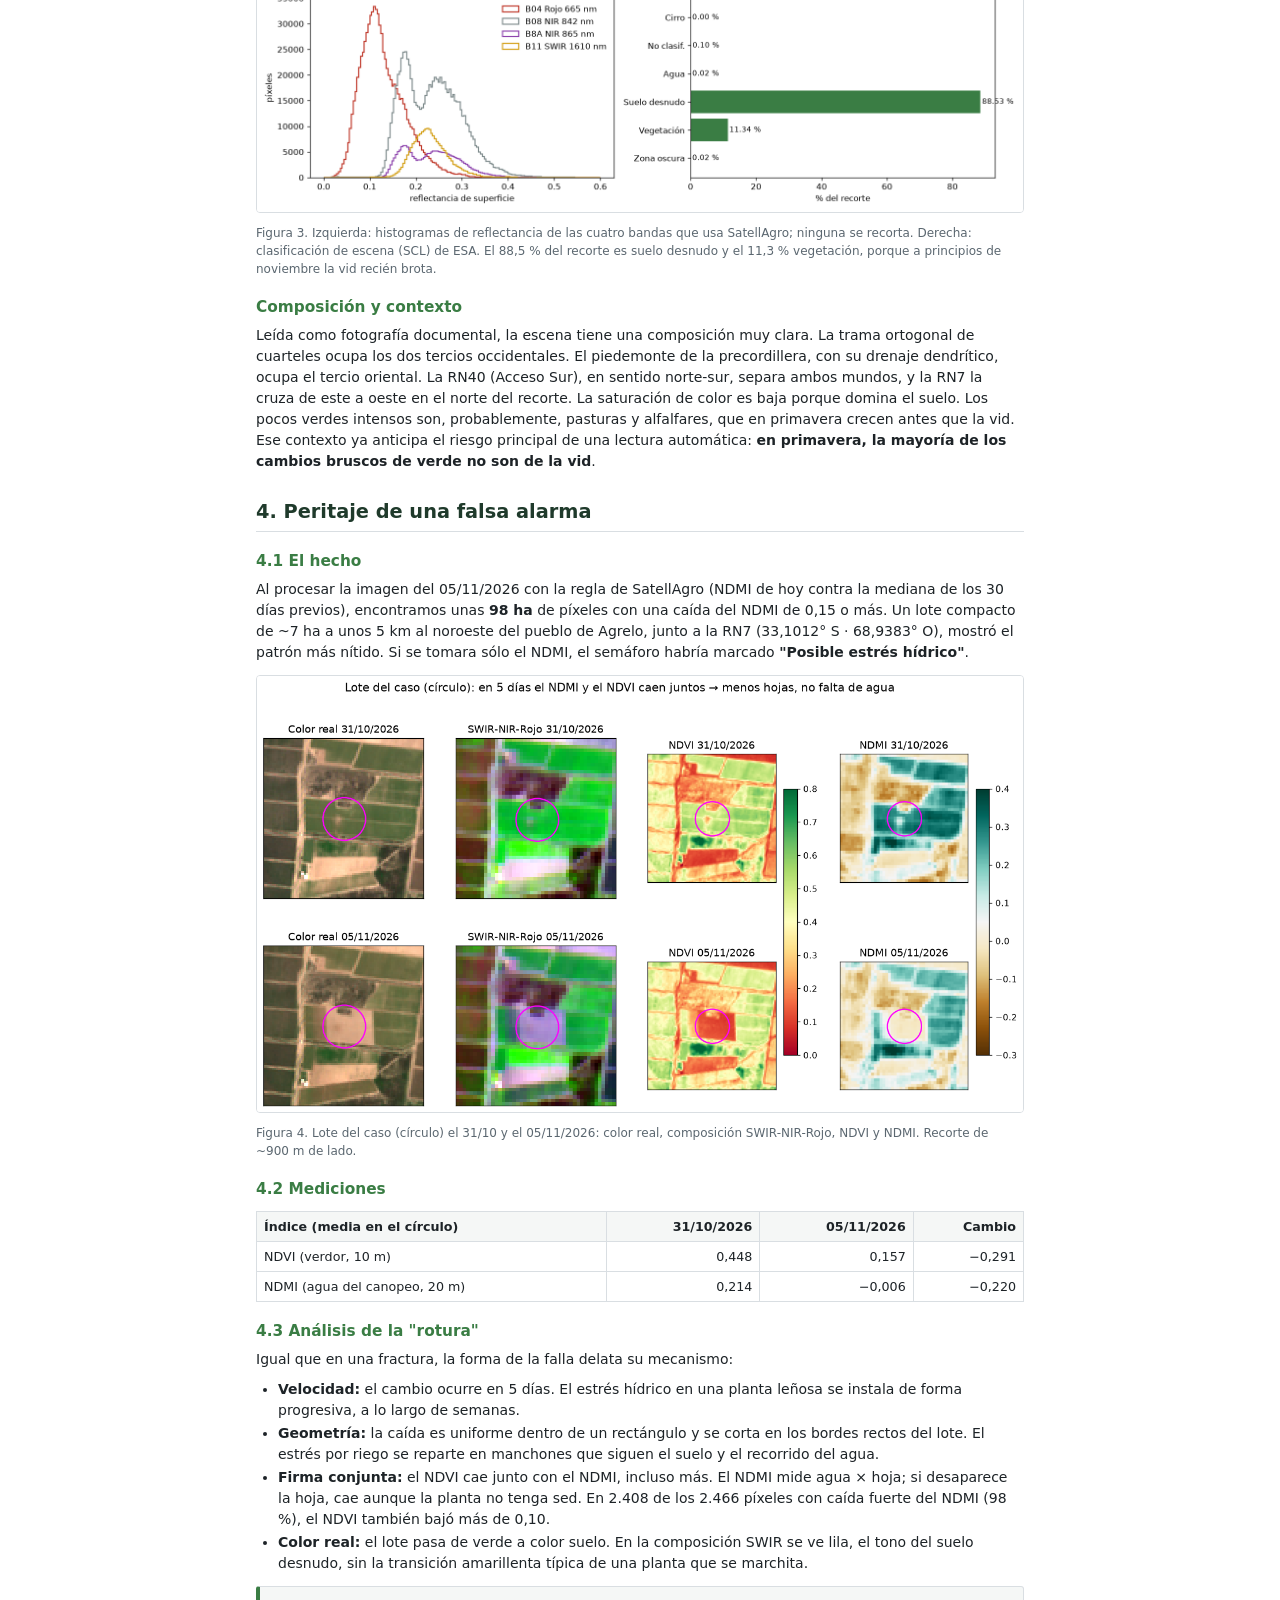
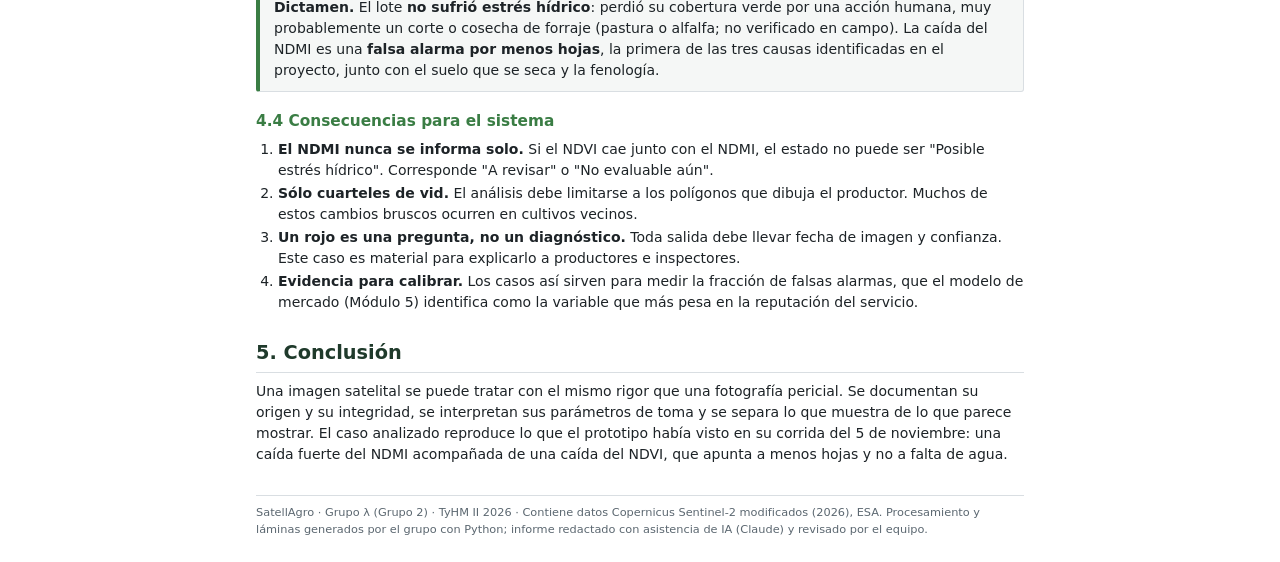
<file: _fuentes/informe_m3.html>
<!DOCTYPE html>
<html lang="es"><head><meta charset="utf-8"><meta name="viewport" content="width=device-width, initial-scale=1">
<title>M3 · Análisis pericial de imagen satelital · SatellAgro</title><link rel="stylesheet" href="informe.css"></head>
<body><div class="wrap">

<div class="portada">
  <div class="kicker">Técnicas y Herramientas Modernas II · Módulo 3 · Taller de fotografía</div>
  <h1>Una foto tomada a 786 km: análisis pericial de una imagen Sentinel-2 y de una falsa alarma</h1>
  <p class="sub">Parámetros "fotográficos", metadatos, cadena de custodia y peritaje de un caso de SatellAgro</p>
  <table>
    <tr><td><b>Grupo</b></td><td>Grupo λ (Grupo 2) · Ingeniería Industrial · UNCuyo · noviembre de 2026</td></tr>
    <tr><td><b>Integrantes</b></td><td>Juan Martín Zingaretti Martinelli (14634) · Nicolás Sarmiento Lugones (14747) · Raimundo Glasner (14745) · Joaquina Notti (14613) · Manuel Roby (14914) · Juan Cruz Solchaga (14813) · Juan Mateo Hidalgo (14826)</td></tr>
    <tr><td><b>Evidencia</b></td><td>Escena S2C_19HED_20261105_0_L2A (05/11/2026) y S2B_19HED_20261031_0_L2A (31/10/2026) · Agrelo, Luján de Cuyo</td></tr>
  </table>
</div>

<h2>1. Objetivo y enfoque</h2>
<p>El taller aplica la fotografía como <b>prueba documental</b>: registrar, analizar e interpretar una imagen para que sirva de base a una decisión técnica. En SatellAgro las "fotos" son tomas satelitales y la decisión es si un cuartel necesita que el productor vaya a mirarlo. Por eso trabajamos con una imagen real del satélite Sentinel-2C sobre Agrelo y la analizamos en dos partes, igual que un peritaje:</p>
<ol>
  <li><b>Análisis técnico de la toma:</b> los mismos parámetros que en una cámara (óptica, resolución, exposición, iluminación, punto de vista, color, encuadre), leídos desde los metadatos, que cumplen el rol del EXIF.</li>
  <li><b>Peritaje de una falla:</b> en lugar de la rotura de una pieza, analizamos la "rotura" de una señal. Un lote donde el índice de agua (NDMI) cayó bruscamente habría disparado un rojo en el semáforo. ¿Era estrés hídrico o una falsa alarma?</li>
</ol>

<h2>2. La evidencia y su cadena de custodia</h2>
<p>Una foto sólo es prueba si se puede demostrar de dónde viene y que nadie la alteró. Para cada archivo registramos el catálogo de origen, la URL exacta y la huella digital SHA-256 del recorte descargado. Cualquier modificación posterior, aunque sea de un píxel, cambia la huella.</p>
<table>
  <tr><th>Campo</th><th>Valor</th></tr>
  <tr><td>Catálogo</td><td>Earth Search (Element 84, AWS) · colección <code>sentinel-2-l2a</code></td></tr>
  <tr><td>Producto oficial ESA</td><td class="mono">S2C_MSIL2A_20261105T142751_N0513_R053_T19HED_20261105T190403.SAFE</td></tr>
  <tr><td>Origen banda B11 (SWIR)</td><td class="mono">https://sentinel-cogs.s3.us-west-2.amazonaws.com/sentinel-s2-l2a-cogs/19/H/ED/2026/11/S2C_19HED_20261105_0_L2A/B11.tif</td></tr>
  <tr><td>SHA-256 recorte B11</td><td class="mono">db1dbbb331f020c952cd54a9ddc353255f93bb027e40eebb7b375ef2faab3566</td></tr>
  <tr><td>SHA-256 recorte B8A (NIR)</td><td class="mono">acc4bd83b92cfd7b02b398a81883fc73106fd3cecfb0ac6a9925b87dc9e04d35</td></tr>
  <tr><td>SHA-256 recorte color real</td><td class="mono">c9222648e237b97d6d2a972d98ef4241220caced6983eccbe9dc413ac19a28e2</td></tr>
  <tr><td>Herramientas</td><td>pystac-client y rasterio (lectura por ventana de COG); scripts en <code>Modulo 3/codigo</code></td></tr>
</table>
<p>El registro completo, con las 12 bandas de las dos fechas y las huellas de cada lámina de este informe, está en <code>evidencia/cadena_de_custodia.json</code>. Las huellas corresponden a los recortes locales, no a los archivos completos de ESA. Para auditarlas basta con volver a descargar la misma ventana con el script incluido.</p>

<h2>3. Análisis técnico de la toma ("EXIF" satelital)</h2>
<table>
  <tr><th>Parámetro fotográfico</th><th>Equivalente en Sentinel-2</th><th>Valor en esta toma</th><th>Lectura pericial</th></tr>
  <tr><td>Cámara y lente</td><td>Instrumento MSI (Multispectral Instrument), sensor de barrido <i>push-broom</i></td><td>Sentinel-2C · MSI</td><td>Mismo instrumento en toda la serie: imágenes comparables entre fechas.</td></tr>
  <tr><td>Fecha y hora</td><td><code>datetime</code></td><td>05/11/2026 14:41:56 UTC (11:41 hora argentina)</td><td>Toma de media mañana, como todas las pasadas (órbita heliosincrónica).</td></tr>
  <tr><td>Resolución ("megapíxeles")</td><td>Tamaño de píxel en el terreno</td><td>10 m (rojo, NIR) · 20 m (B8A, SWIR, SCL)</td><td>Un píxel de 20 m cubre 8 a 10 hileras de espaldero: ve el cuartel, no la planta.</td></tr>
  <tr><td>Exposición</td><td>Cuantización y rango de reflectancia</td><td>12 bits; 0 % de píxeles saturados o defectuosos</td><td>Histogramas sin cortes en negro ni en blanco (figura 3): la toma está bien "expuesta".</td></tr>
  <tr><td>Iluminación</td><td>Elevación y azimut solar</td><td>62,4° de elevación · azimut 57° (noreste)</td><td>Las sombras caen hacia el suroeste y miden ~0,5 veces la altura del objeto. Luz alta y pareja.</td></tr>
  <tr><td>Punto de vista</td><td>Ángulo de incidencia de la vista</td><td>2,9° (casi cenital)</td><td>Distorsión geométrica despreciable: las superficies se pueden medir.</td></tr>
  <tr><td>"Niebla" y nubes</td><td>Corrección atmosférica y cobertura</td><td>L2A (Sen2Cor) · nubes 0,49 % · cirros finos 0,48 %</td><td>Atmósfera limpia. La SCL acierta ~84 % según Baetens et al. (2019), así que se mantiene la regla de "salto anómalo".</td></tr>
  <tr><td>Película / color</td><td>Bandas elegidas para la composición</td><td>13 bandas disponibles</td><td>La misma toma "revelada" con otras bandas muestra cosas distintas (figura 2).</td></tr>
  <tr><td>Encuadre</td><td>Recorte y proyección</td><td>9,3 × 8,9 km · EPSG:32719 (UTM 19S) · norte arriba</td><td>Recorte centrado en Agrelo: oeste agrícola, piedemonte al este.</td></tr>
  <tr><td>Revelado</td><td>Línea base de procesamiento</td><td>05.13 · offset BOA ya aplicado</td><td>Reflectancia = valor digital / 10 000. Sin esto el NDMI daría mal.</td></tr>
</table>

<figure><img src="../Modulo 3/evidencia/01_escena_color_real.png" alt="Escena completa en color real">
<figcaption>Figura 1. Escena del 05/11/2026 en color real (B4-B3-B2). Recuadro: lote del caso. Al este, el piedemonte; al oeste, la trama de cuarteles regados por los canales Flores y Corvalán.</figcaption></figure>

<figure><img src="../Modulo 3/evidencia/02_composiciones.png" alt="Composiciones color real y SWIR-NIR-Rojo">
<figcaption>Figura 2. La misma toma con dos "películas". En SWIR·NIR·Rojo la vegetación con agua se ve verde brillante y el suelo seco en tonos rosados y lilas: el contraste que el ojo no ve en color real.</figcaption></figure>

<figure><img src="../Modulo 3/evidencia/04_exposicion_y_scl.png" alt="Histogramas y clases SCL">
<figcaption>Figura 3. Izquierda: histogramas de reflectancia de las cuatro bandas que usa SatellAgro; ninguna se recorta. Derecha: clasificación de escena (SCL) de ESA. El 88,5 % del recorte es suelo desnudo y el 11,3 % vegetación, porque a principios de noviembre la vid recién brota.</figcaption></figure>

<h3>Composición y contexto</h3>
<p>Leída como fotografía documental, la escena tiene una composición muy clara. La trama ortogonal de cuarteles ocupa los dos tercios occidentales. El piedemonte de la precordillera, con su drenaje dendrítico, ocupa el tercio oriental. La RN40 (Acceso Sur), en sentido norte-sur, separa ambos mundos, y la RN7 la cruza de este a oeste en el norte del recorte. La saturación de color es baja porque domina el suelo. Los pocos verdes intensos son, probablemente, pasturas y alfalfares, que en primavera crecen antes que la vid. Ese contexto ya anticipa el riesgo principal de una lectura automática: <b>en primavera, la mayoría de los cambios bruscos de verde no son de la vid</b>.</p>

<h2 class="salto">4. Peritaje de una falsa alarma</h2>
<h3>4.1 El hecho</h3>
<p>Al procesar la imagen del 05/11/2026 con la regla de SatellAgro (NDMI de hoy contra la mediana de los 30 días previos), encontramos unas <b>98 ha</b> de píxeles con una caída del NDMI de 0,15 o más. Un lote compacto de ~7 ha a unos 5 km al noroeste del pueblo de Agrelo, junto a la RN7 (33,1012° S · 68,9383° O), mostró el patrón más nítido. Si se tomara sólo el NDMI, el semáforo habría marcado <b>"Posible estrés hídrico"</b>.</p>

<figure><img src="../Modulo 3/evidencia/03_caso_antes_despues.png" alt="Lote antes y después">
<figcaption>Figura 4. Lote del caso (círculo) el 31/10 y el 05/11/2026: color real, composición SWIR-NIR-Rojo, NDVI y NDMI. Recorte de ~900 m de lado.</figcaption></figure>

<h3>4.2 Mediciones</h3>
<table>
  <tr><th>Índice (media en el círculo)</th><th class="n">31/10/2026</th><th class="n">05/11/2026</th><th class="n">Cambio</th></tr>
  <tr><td>NDVI (verdor, 10 m)</td><td class="n">0,448</td><td class="n">0,157</td><td class="n">−0,291</td></tr>
  <tr><td>NDMI (agua del canopeo, 20 m)</td><td class="n">0,214</td><td class="n">−0,006</td><td class="n">−0,220</td></tr>
</table>

<h3>4.3 Análisis de la "rotura"</h3>
<p>Igual que en una fractura, la forma de la falla delata su mecanismo:</p>
<ul>
  <li><b>Velocidad:</b> el cambio ocurre en 5 días. El estrés hídrico en una planta leñosa se instala de forma progresiva, a lo largo de semanas.</li>
  <li><b>Geometría:</b> la caída es uniforme dentro de un rectángulo y se corta en los bordes rectos del lote. El estrés por riego se reparte en manchones que siguen el suelo y el recorrido del agua.</li>
  <li><b>Firma conjunta:</b> el NDVI cae junto con el NDMI, incluso más. El NDMI mide agua × hoja; si desaparece la hoja, cae aunque la planta no tenga sed. En 2.408 de los 2.466 píxeles con caída fuerte del NDMI (98 %), el NDVI también bajó más de 0,10.</li>
  <li><b>Color real:</b> el lote pasa de verde a color suelo. En la composición SWIR se ve lila, el tono del suelo desnudo, sin la transición amarillenta típica de una planta que se marchita.</li>
</ul>

<div class="caja">
<p><b>Dictamen.</b> El lote <b>no sufrió estrés hídrico</b>: perdió su cobertura verde por una acción humana, muy probablemente un corte o cosecha de forraje (pastura o alfalfa; no verificado en campo). La caída del NDMI es una <b>falsa alarma por menos hojas</b>, la primera de las tres causas identificadas en el proyecto, junto con el suelo que se seca y la fenología.</p>
</div>

<h3>4.4 Consecuencias para el sistema</h3>
<ol>
  <li><b>El NDMI nunca se informa solo.</b> Si el NDVI cae junto con el NDMI, el estado no puede ser "Posible estrés hídrico". Corresponde "A revisar" o "No evaluable aún".</li>
  <li><b>Sólo cuarteles de vid.</b> El análisis debe limitarse a los polígonos que dibuja el productor. Muchos de estos cambios bruscos ocurren en cultivos vecinos.</li>
  <li><b>Un rojo es una pregunta, no un diagnóstico.</b> Toda salida debe llevar fecha de imagen y confianza. Este caso es material para explicarlo a productores e inspectores.</li>
  <li><b>Evidencia para calibrar.</b> Los casos así sirven para medir la fracción de falsas alarmas, que el modelo de mercado (Módulo 5) identifica como la variable que más pesa en la reputación del servicio.</li>
</ol>

<h2>5. Conclusión</h2>
<p>Una imagen satelital se puede tratar con el mismo rigor que una fotografía pericial. Se documentan su origen y su integridad, se interpretan sus parámetros de toma y se separa lo que muestra de lo que parece mostrar. El caso analizado reproduce lo que el prototipo había visto en su corrida del 5 de noviembre: una caída fuerte del NDMI acompañada de una caída del NDVI, que apunta a menos hojas y no a falta de agua.</p>

<div class="pie">SatellAgro · Grupo λ (Grupo 2) · TyHM II 2026 · Contiene datos Copernicus Sentinel-2 modificados (2026), ESA. Procesamiento y láminas generados por el grupo con Python; informe redactado con asistencia de IA (Claude) y revisado por el equipo.</div>
</div></body></html>
</file>
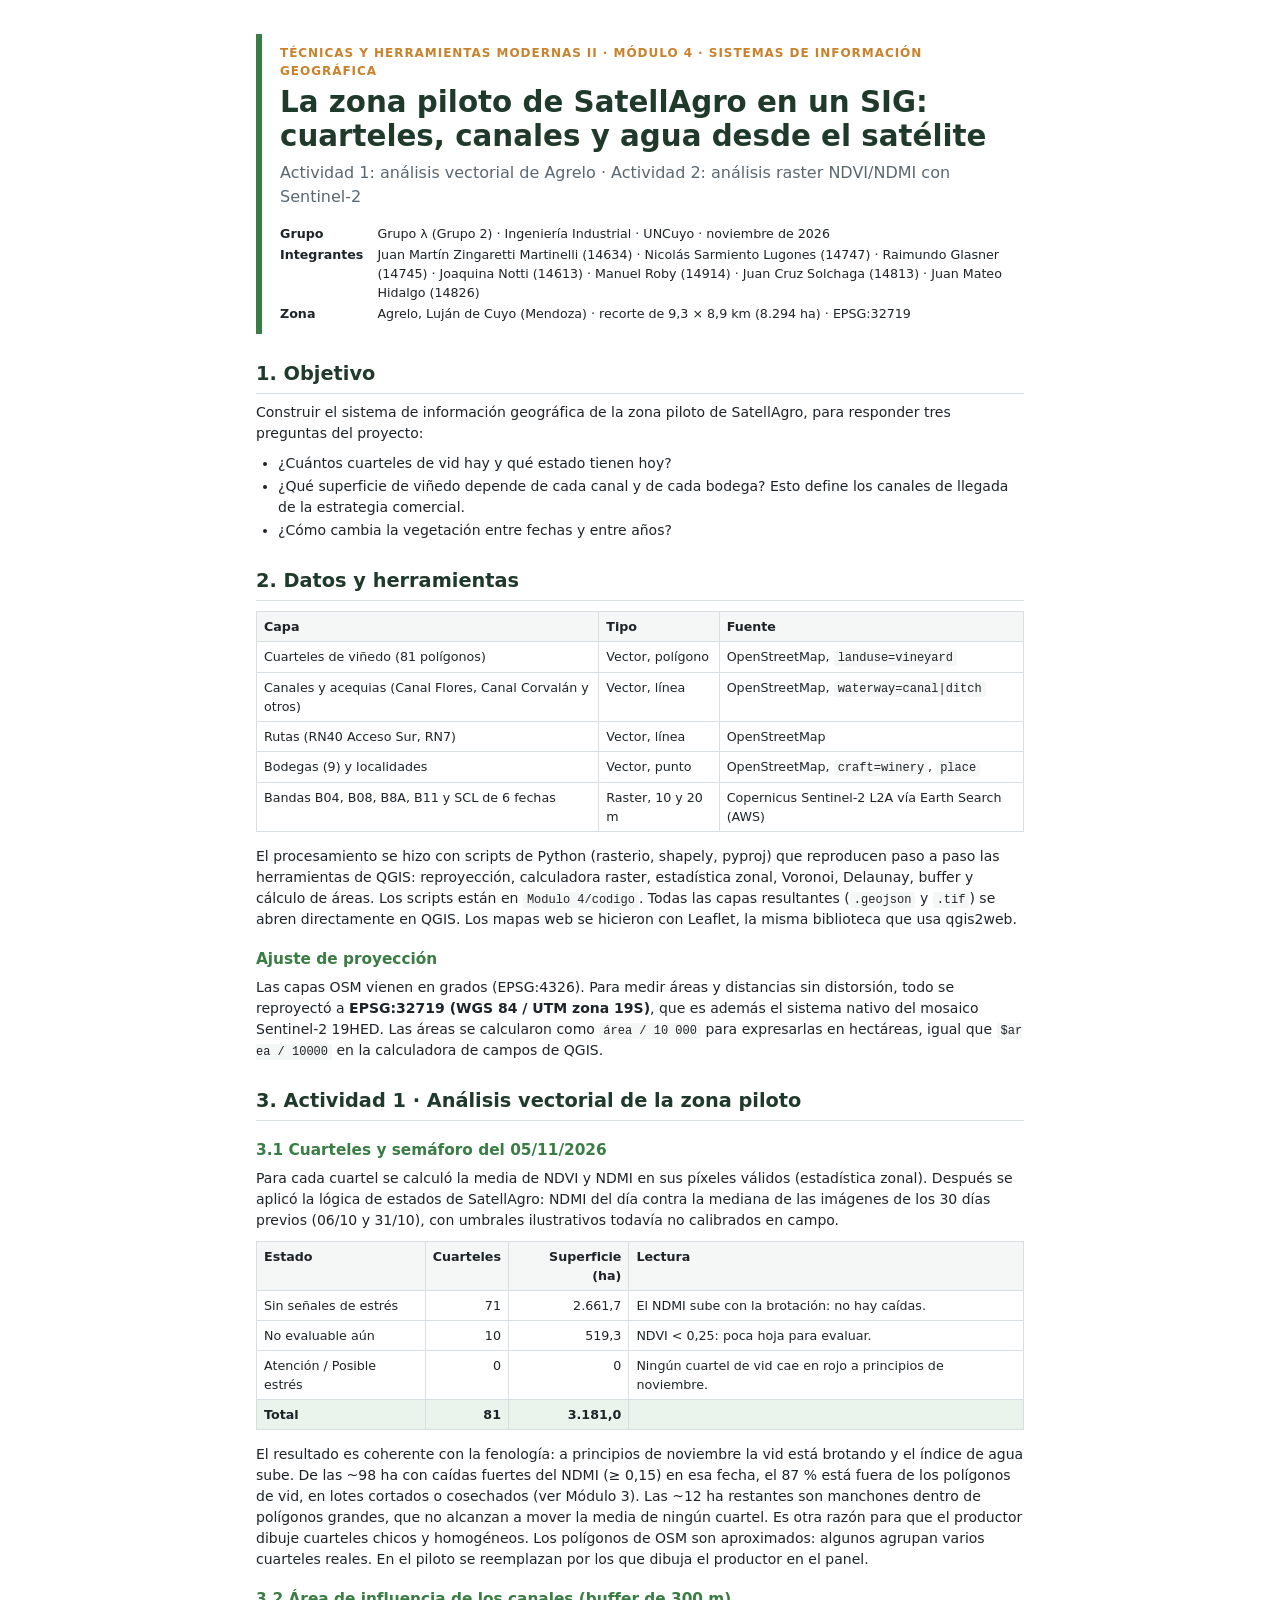
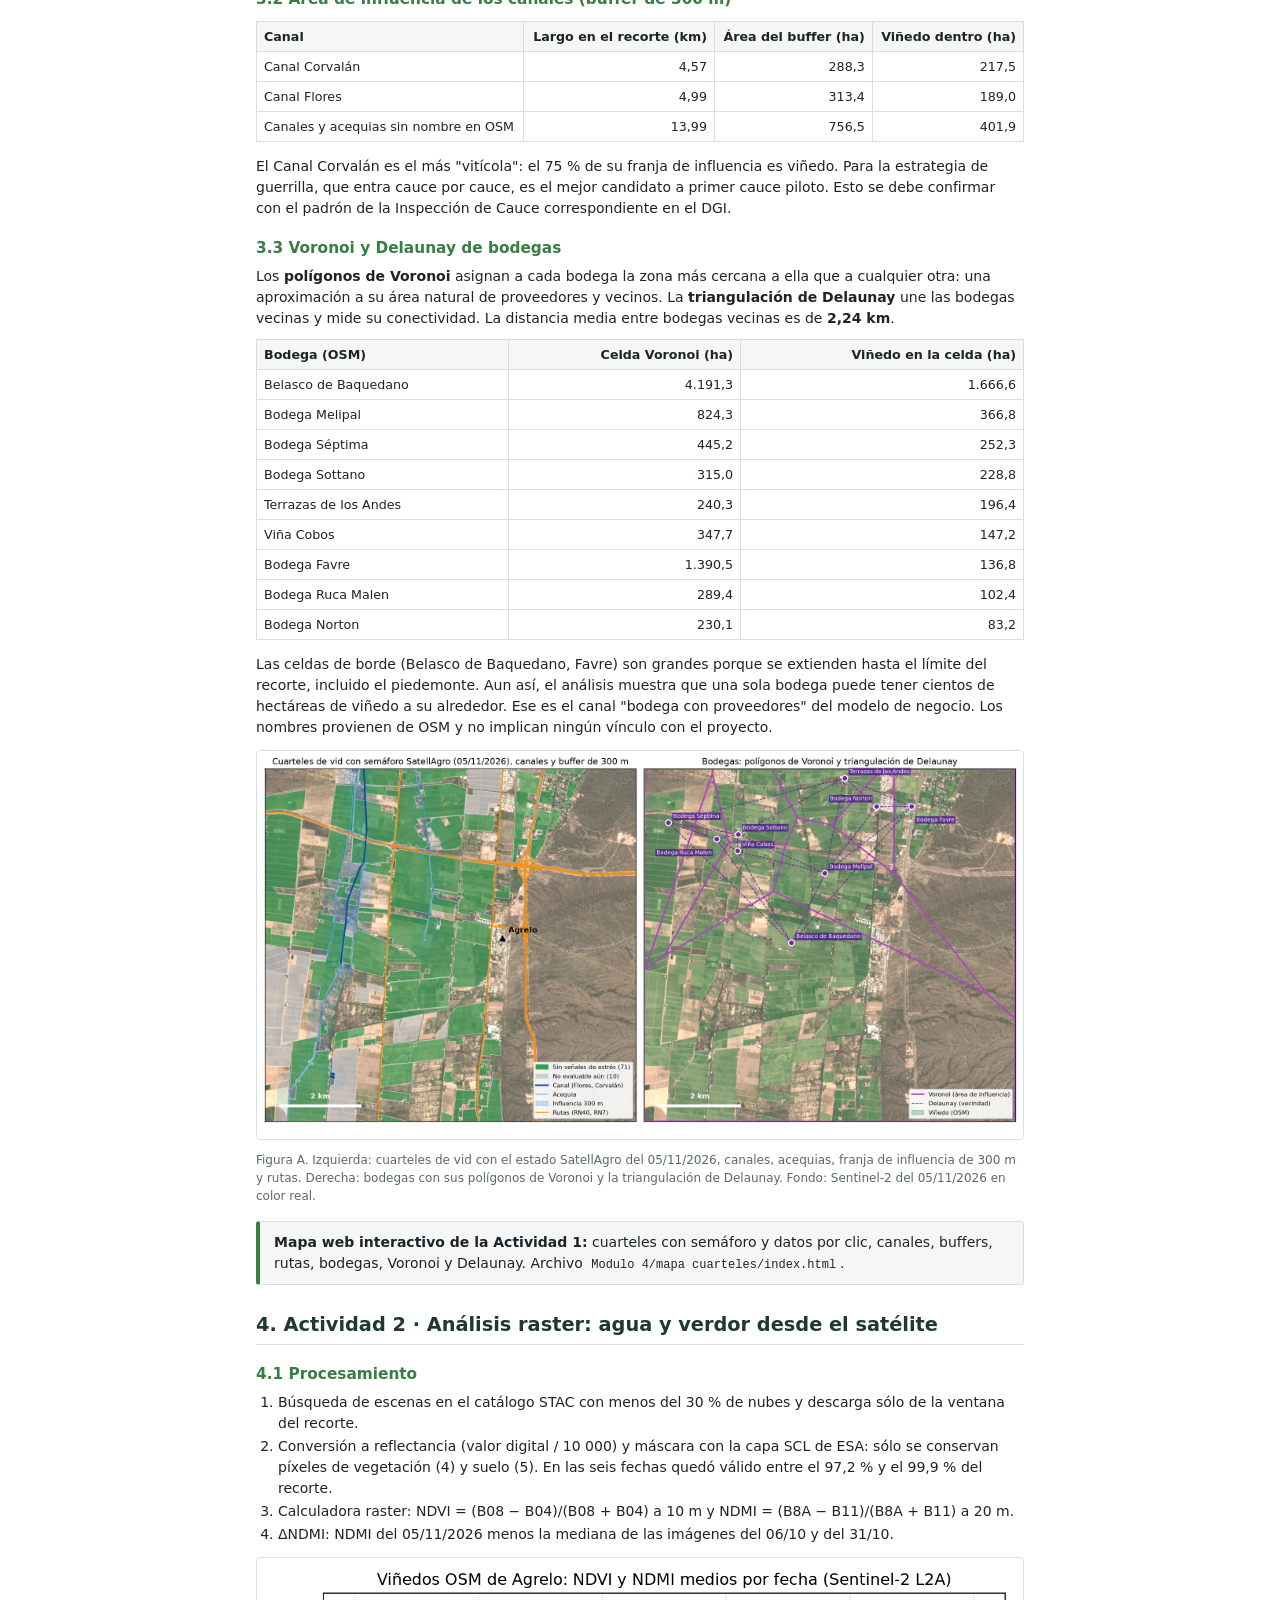
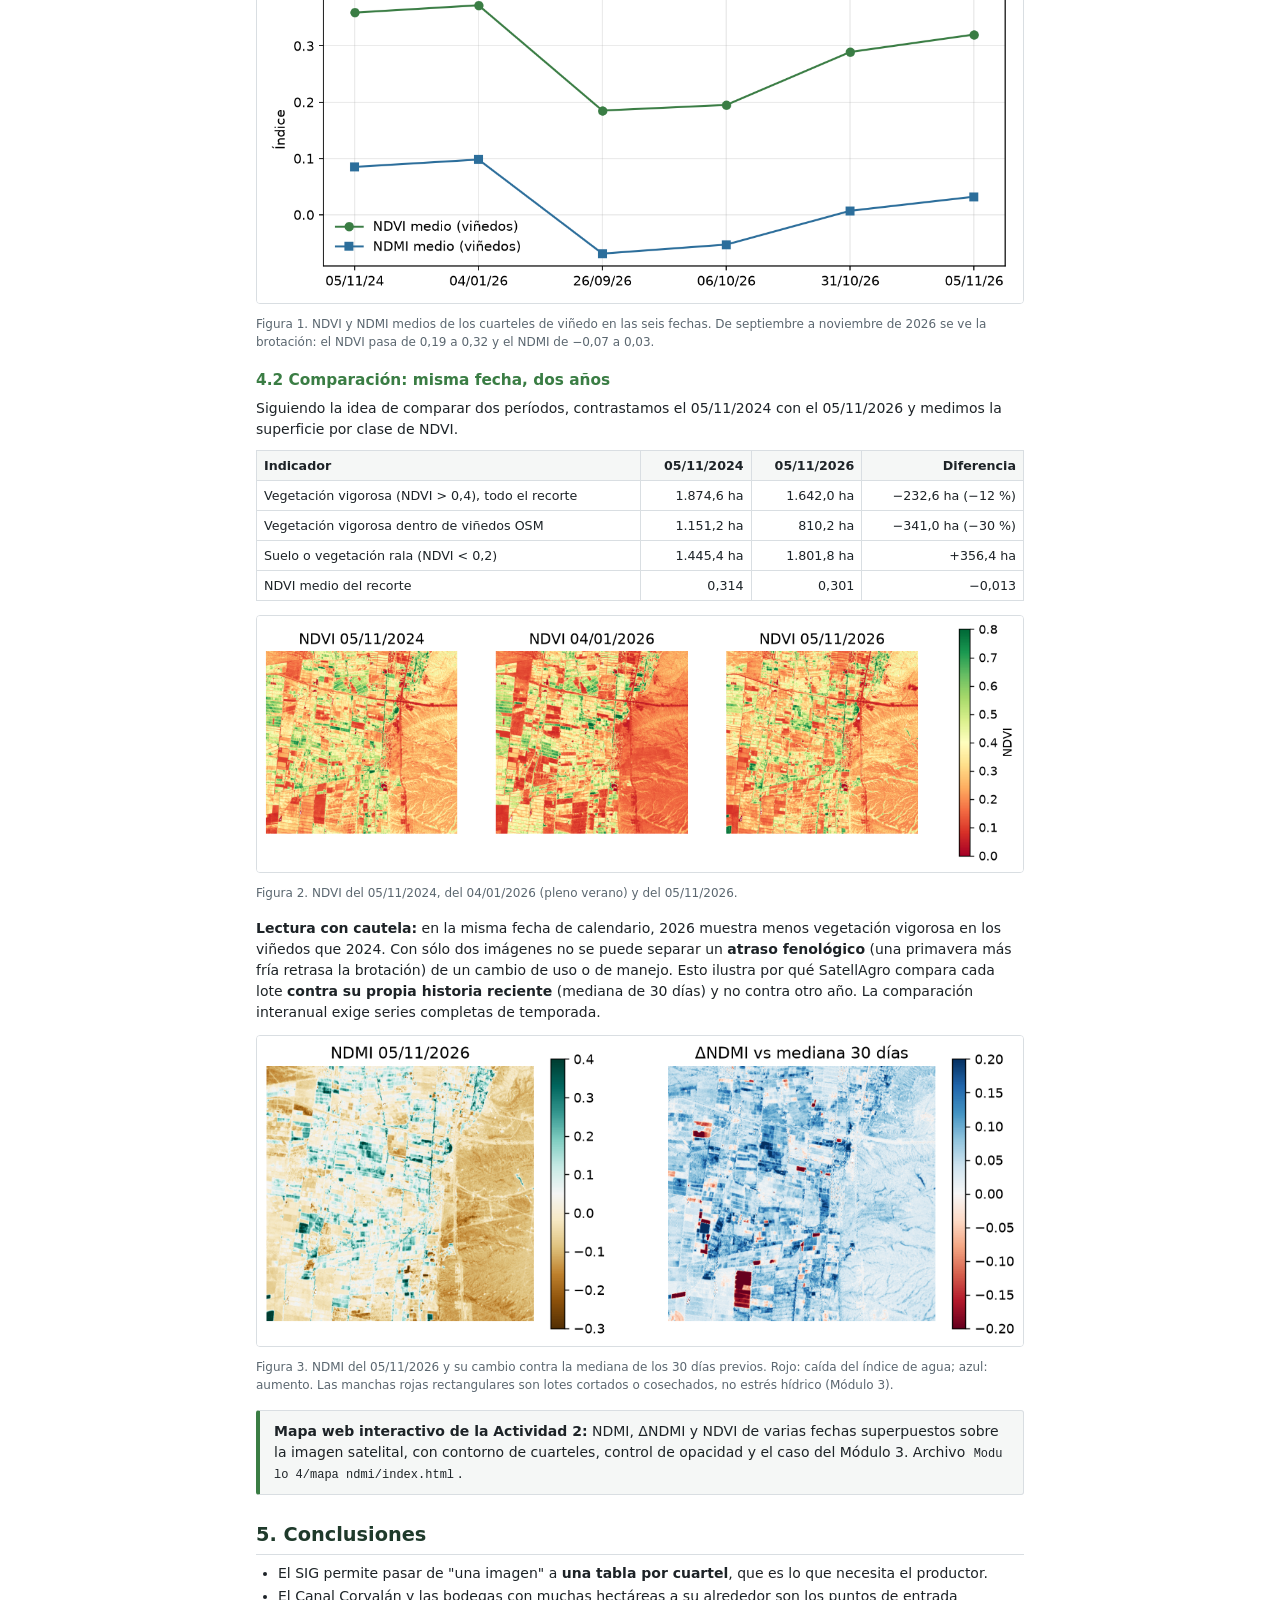
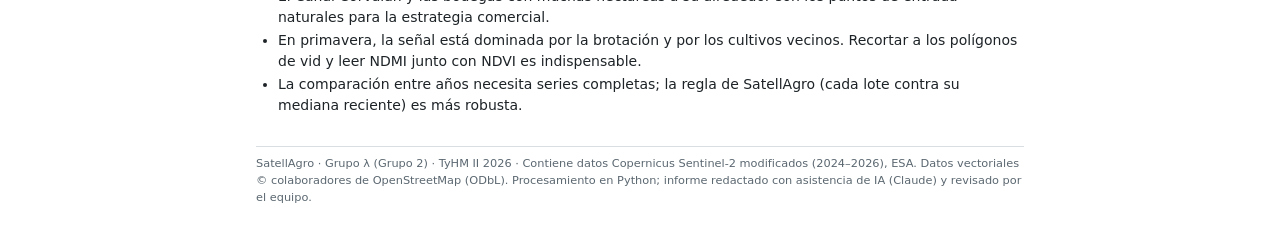
<file: _fuentes/informe_m4.html>
<!DOCTYPE html>
<html lang="es"><head><meta charset="utf-8"><meta name="viewport" content="width=device-width, initial-scale=1">
<title>M4 · SIG de la zona piloto · SatellAgro</title><link rel="stylesheet" href="informe.css"></head>
<body><div class="wrap">

<div class="portada">
  <div class="kicker">Técnicas y Herramientas Modernas II · Módulo 4 · Sistemas de Información Geográfica</div>
  <h1>La zona piloto de SatellAgro en un SIG: cuarteles, canales y agua desde el satélite</h1>
  <p class="sub">Actividad 1: análisis vectorial de Agrelo · Actividad 2: análisis raster NDVI/NDMI con Sentinel-2</p>
  <table>
    <tr><td><b>Grupo</b></td><td>Grupo λ (Grupo 2) · Ingeniería Industrial · UNCuyo · noviembre de 2026</td></tr>
    <tr><td><b>Integrantes</b></td><td>Juan Martín Zingaretti Martinelli (14634) · Nicolás Sarmiento Lugones (14747) · Raimundo Glasner (14745) · Joaquina Notti (14613) · Manuel Roby (14914) · Juan Cruz Solchaga (14813) · Juan Mateo Hidalgo (14826)</td></tr>
    <tr><td><b>Zona</b></td><td>Agrelo, Luján de Cuyo (Mendoza) · recorte de 9,3 × 8,9 km (8.294 ha) · EPSG:32719</td></tr>
  </table>
</div>

<h2>1. Objetivo</h2>
<p>Construir el sistema de información geográfica de la zona piloto de SatellAgro, para responder tres preguntas del proyecto:</p>
<ul>
  <li>¿Cuántos cuarteles de vid hay y qué estado tienen hoy?</li>
  <li>¿Qué superficie de viñedo depende de cada canal y de cada bodega? Esto define los canales de llegada de la estrategia comercial.</li>
  <li>¿Cómo cambia la vegetación entre fechas y entre años?</li>
</ul>

<h2>2. Datos y herramientas</h2>
<table>
  <tr><th>Capa</th><th>Tipo</th><th>Fuente</th></tr>
  <tr><td>Cuarteles de viñedo (81 polígonos)</td><td>Vector, polígono</td><td>OpenStreetMap, <code>landuse=vineyard</code></td></tr>
  <tr><td>Canales y acequias (Canal Flores, Canal Corvalán y otros)</td><td>Vector, línea</td><td>OpenStreetMap, <code>waterway=canal|ditch</code></td></tr>
  <tr><td>Rutas (RN40 Acceso Sur, RN7)</td><td>Vector, línea</td><td>OpenStreetMap</td></tr>
  <tr><td>Bodegas (9) y localidades</td><td>Vector, punto</td><td>OpenStreetMap, <code>craft=winery</code>, <code>place</code></td></tr>
  <tr><td>Bandas B04, B08, B8A, B11 y SCL de 6 fechas</td><td>Raster, 10 y 20 m</td><td>Copernicus Sentinel-2 L2A vía Earth Search (AWS)</td></tr>
</table>
<p>El procesamiento se hizo con scripts de Python (rasterio, shapely, pyproj) que reproducen paso a paso las herramientas de QGIS: reproyección, calculadora raster, estadística zonal, Voronoi, Delaunay, buffer y cálculo de áreas. Los scripts están en <code>Modulo 4/codigo</code>. Todas las capas resultantes (<code>.geojson</code> y <code>.tif</code>) se abren directamente en QGIS. Los mapas web se hicieron con Leaflet, la misma biblioteca que usa qgis2web.</p>

<h3>Ajuste de proyección</h3>
<p>Las capas OSM vienen en grados (EPSG:4326). Para medir áreas y distancias sin distorsión, todo se reproyectó a <b>EPSG:32719 (WGS 84 / UTM zona 19S)</b>, que es además el sistema nativo del mosaico Sentinel-2 19HED. Las áreas se calcularon como <code>área / 10 000</code> para expresarlas en hectáreas, igual que <code>$area / 10000</code> en la calculadora de campos de QGIS.</p>

<h2>3. Actividad 1 · Análisis vectorial de la zona piloto</h2>
<h3>3.1 Cuarteles y semáforo del 05/11/2026</h3>
<p>Para cada cuartel se calculó la media de NDVI y NDMI en sus píxeles válidos (estadística zonal). Después se aplicó la lógica de estados de SatellAgro: NDMI del día contra la mediana de las imágenes de los 30 días previos (06/10 y 31/10), con umbrales ilustrativos todavía no calibrados en campo.</p>
<table>
  <tr><th>Estado</th><th class="n">Cuarteles</th><th class="n">Superficie (ha)</th><th>Lectura</th></tr>
  <tr><td>Sin señales de estrés</td><td class="n">71</td><td class="n">2.661,7</td><td>El NDMI sube con la brotación: no hay caídas.</td></tr>
  <tr><td>No evaluable aún</td><td class="n">10</td><td class="n">519,3</td><td>NDVI &lt; 0,25: poca hoja para evaluar.</td></tr>
  <tr><td>Atención / Posible estrés</td><td class="n">0</td><td class="n">0</td><td>Ningún cuartel de vid cae en rojo a principios de noviembre.</td></tr>
  <tr class="destacado"><td>Total</td><td class="n">81</td><td class="n">3.181,0</td><td></td></tr>
</table>
<p>El resultado es coherente con la fenología: a principios de noviembre la vid está brotando y el índice de agua sube. De las ~98 ha con caídas fuertes del NDMI (≥ 0,15) en esa fecha, el 87 % está fuera de los polígonos de vid, en lotes cortados o cosechados (ver Módulo 3). Las ~12 ha restantes son manchones dentro de polígonos grandes, que no alcanzan a mover la media de ningún cuartel. Es otra razón para que el productor dibuje cuarteles chicos y homogéneos. Los polígonos de OSM son aproximados: algunos agrupan varios cuarteles reales. En el piloto se reemplazan por los que dibuja el productor en el panel.</p>

<h3>3.2 Área de influencia de los canales (buffer de 300 m)</h3>
<table>
  <tr><th>Canal</th><th class="n">Largo en el recorte (km)</th><th class="n">Área del buffer (ha)</th><th class="n">Viñedo dentro (ha)</th></tr>
  <tr><td>Canal Corvalán</td><td class="n">4,57</td><td class="n">288,3</td><td class="n">217,5</td></tr>
  <tr><td>Canal Flores</td><td class="n">4,99</td><td class="n">313,4</td><td class="n">189,0</td></tr>
  <tr><td>Canales y acequias sin nombre en OSM</td><td class="n">13,99</td><td class="n">756,5</td><td class="n">401,9</td></tr>
</table>
<p>El Canal Corvalán es el más "vitícola": el 75 % de su franja de influencia es viñedo. Para la estrategia de guerrilla, que entra cauce por cauce, es el mejor candidato a primer cauce piloto. Esto se debe confirmar con el padrón de la Inspección de Cauce correspondiente en el DGI.</p>

<h3>3.3 Voronoi y Delaunay de bodegas</h3>
<p>Los <b>polígonos de Voronoi</b> asignan a cada bodega la zona más cercana a ella que a cualquier otra: una aproximación a su área natural de proveedores y vecinos. La <b>triangulación de Delaunay</b> une las bodegas vecinas y mide su conectividad. La distancia media entre bodegas vecinas es de <b>2,24 km</b>.</p>
<table>
  <tr><th>Bodega (OSM)</th><th class="n">Celda Voronoi (ha)</th><th class="n">Viñedo en la celda (ha)</th></tr>
  <tr><td>Belasco de Baquedano</td><td class="n">4.191,3</td><td class="n">1.666,6</td></tr>
  <tr><td>Bodega Melipal</td><td class="n">824,3</td><td class="n">366,8</td></tr>
  <tr><td>Bodega Séptima</td><td class="n">445,2</td><td class="n">252,3</td></tr>
  <tr><td>Bodega Sottano</td><td class="n">315,0</td><td class="n">228,8</td></tr>
  <tr><td>Terrazas de los Andes</td><td class="n">240,3</td><td class="n">196,4</td></tr>
  <tr><td>Viña Cobos</td><td class="n">347,7</td><td class="n">147,2</td></tr>
  <tr><td>Bodega Favre</td><td class="n">1.390,5</td><td class="n">136,8</td></tr>
  <tr><td>Bodega Ruca Malen</td><td class="n">289,4</td><td class="n">102,4</td></tr>
  <tr><td>Bodega Norton</td><td class="n">230,1</td><td class="n">83,2</td></tr>
</table>
<p>Las celdas de borde (Belasco de Baquedano, Favre) son grandes porque se extienden hasta el límite del recorte, incluido el piedemonte. Aun así, el análisis muestra que una sola bodega puede tener cientos de hectáreas de viñedo a su alrededor. Ese es el canal "bodega con proveedores" del modelo de negocio. Los nombres provienen de OSM y no implican ningún vínculo con el proyecto.</p>

<figure><img src="../Modulo 4/figuras/lamina_actividad1.png" alt="Lámina de la Actividad 1"><figcaption>Figura A. Izquierda: cuarteles de vid con el estado SatellAgro del 05/11/2026, canales, acequias, franja de influencia de 300 m y rutas. Derecha: bodegas con sus polígonos de Voronoi y la triangulación de Delaunay. Fondo: Sentinel-2 del 05/11/2026 en color real.</figcaption></figure>

<div class="caja"><p><b>Mapa web interactivo de la Actividad 1:</b> cuarteles con semáforo y datos por clic, canales, buffers, rutas, bodegas, Voronoi y Delaunay. Archivo <code>Modulo 4/mapa cuarteles/index.html</code>.</p></div>

<h2 class="salto">4. Actividad 2 · Análisis raster: agua y verdor desde el satélite</h2>
<h3>4.1 Procesamiento</h3>
<ol>
  <li>Búsqueda de escenas en el catálogo STAC con menos del 30 % de nubes y descarga sólo de la ventana del recorte.</li>
  <li>Conversión a reflectancia (valor digital / 10 000) y máscara con la capa SCL de ESA: sólo se conservan píxeles de vegetación (4) y suelo (5). En las seis fechas quedó válido entre el 97,2 % y el 99,9 % del recorte.</li>
  <li>Calculadora raster: NDVI = (B08 − B04)/(B08 + B04) a 10 m y NDMI = (B8A − B11)/(B8A + B11) a 20 m.</li>
  <li>ΔNDMI: NDMI del 05/11/2026 menos la mediana de las imágenes del 06/10 y del 31/10.</li>
</ol>

<figure><img src="../Modulo 4/figuras/serie_indices_vinedos.png" alt="Serie temporal"><figcaption>Figura 1. NDVI y NDMI medios de los cuarteles de viñedo en las seis fechas. De septiembre a noviembre de 2026 se ve la brotación: el NDVI pasa de 0,19 a 0,32 y el NDMI de −0,07 a 0,03.</figcaption></figure>

<h3>4.2 Comparación: misma fecha, dos años</h3>
<p>Siguiendo la idea de comparar dos períodos, contrastamos el 05/11/2024 con el 05/11/2026 y medimos la superficie por clase de NDVI.</p>
<table>
  <tr><th>Indicador</th><th class="n">05/11/2024</th><th class="n">05/11/2026</th><th class="n">Diferencia</th></tr>
  <tr><td>Vegetación vigorosa (NDVI &gt; 0,4), todo el recorte</td><td class="n">1.874,6 ha</td><td class="n">1.642,0 ha</td><td class="n">−232,6 ha (−12 %)</td></tr>
  <tr><td>Vegetación vigorosa dentro de viñedos OSM</td><td class="n">1.151,2 ha</td><td class="n">810,2 ha</td><td class="n">−341,0 ha (−30 %)</td></tr>
  <tr><td>Suelo o vegetación rala (NDVI &lt; 0,2)</td><td class="n">1.445,4 ha</td><td class="n">1.801,8 ha</td><td class="n">+356,4 ha</td></tr>
  <tr><td>NDVI medio del recorte</td><td class="n">0,314</td><td class="n">0,301</td><td class="n">−0,013</td></tr>
</table>
<figure><img src="../Modulo 4/figuras/ndvi_tres_fechas.png" alt="NDVI tres fechas"><figcaption>Figura 2. NDVI del 05/11/2024, del 04/01/2026 (pleno verano) y del 05/11/2026.</figcaption></figure>
<p><b>Lectura con cautela:</b> en la misma fecha de calendario, 2026 muestra menos vegetación vigorosa en los viñedos que 2024. Con sólo dos imágenes no se puede separar un <b>atraso fenológico</b> (una primavera más fría retrasa la brotación) de un cambio de uso o de manejo. Esto ilustra por qué SatellAgro compara cada lote <b>contra su propia historia reciente</b> (mediana de 30 días) y no contra otro año. La comparación interanual exige series completas de temporada.</p>

<figure><img src="../Modulo 4/figuras/ndmi_y_delta.png" alt="NDMI y delta"><figcaption>Figura 3. NDMI del 05/11/2026 y su cambio contra la mediana de los 30 días previos. Rojo: caída del índice de agua; azul: aumento. Las manchas rojas rectangulares son lotes cortados o cosechados, no estrés hídrico (Módulo 3).</figcaption></figure>

<div class="caja"><p><b>Mapa web interactivo de la Actividad 2:</b> NDMI, ΔNDMI y NDVI de varias fechas superpuestos sobre la imagen satelital, con contorno de cuarteles, control de opacidad y el caso del Módulo 3. Archivo <code>Modulo 4/mapa ndmi/index.html</code>.</p></div>

<h2>5. Conclusiones</h2>
<ul>
  <li>El SIG permite pasar de "una imagen" a <b>una tabla por cuartel</b>, que es lo que necesita el productor.</li>
  <li>El Canal Corvalán y las bodegas con muchas hectáreas a su alrededor son los puntos de entrada naturales para la estrategia comercial.</li>
  <li>En primavera, la señal está dominada por la brotación y por los cultivos vecinos. Recortar a los polígonos de vid y leer NDMI junto con NDVI es indispensable.</li>
  <li>La comparación entre años necesita series completas; la regla de SatellAgro (cada lote contra su mediana reciente) es más robusta.</li>
</ul>

<div class="pie">SatellAgro · Grupo λ (Grupo 2) · TyHM II 2026 · Contiene datos Copernicus Sentinel-2 modificados (2024–2026), ESA. Datos vectoriales © colaboradores de OpenStreetMap (ODbL). Procesamiento en Python; informe redactado con asistencia de IA (Claude) y revisado por el equipo.</div>
</div></body></html>
</file>
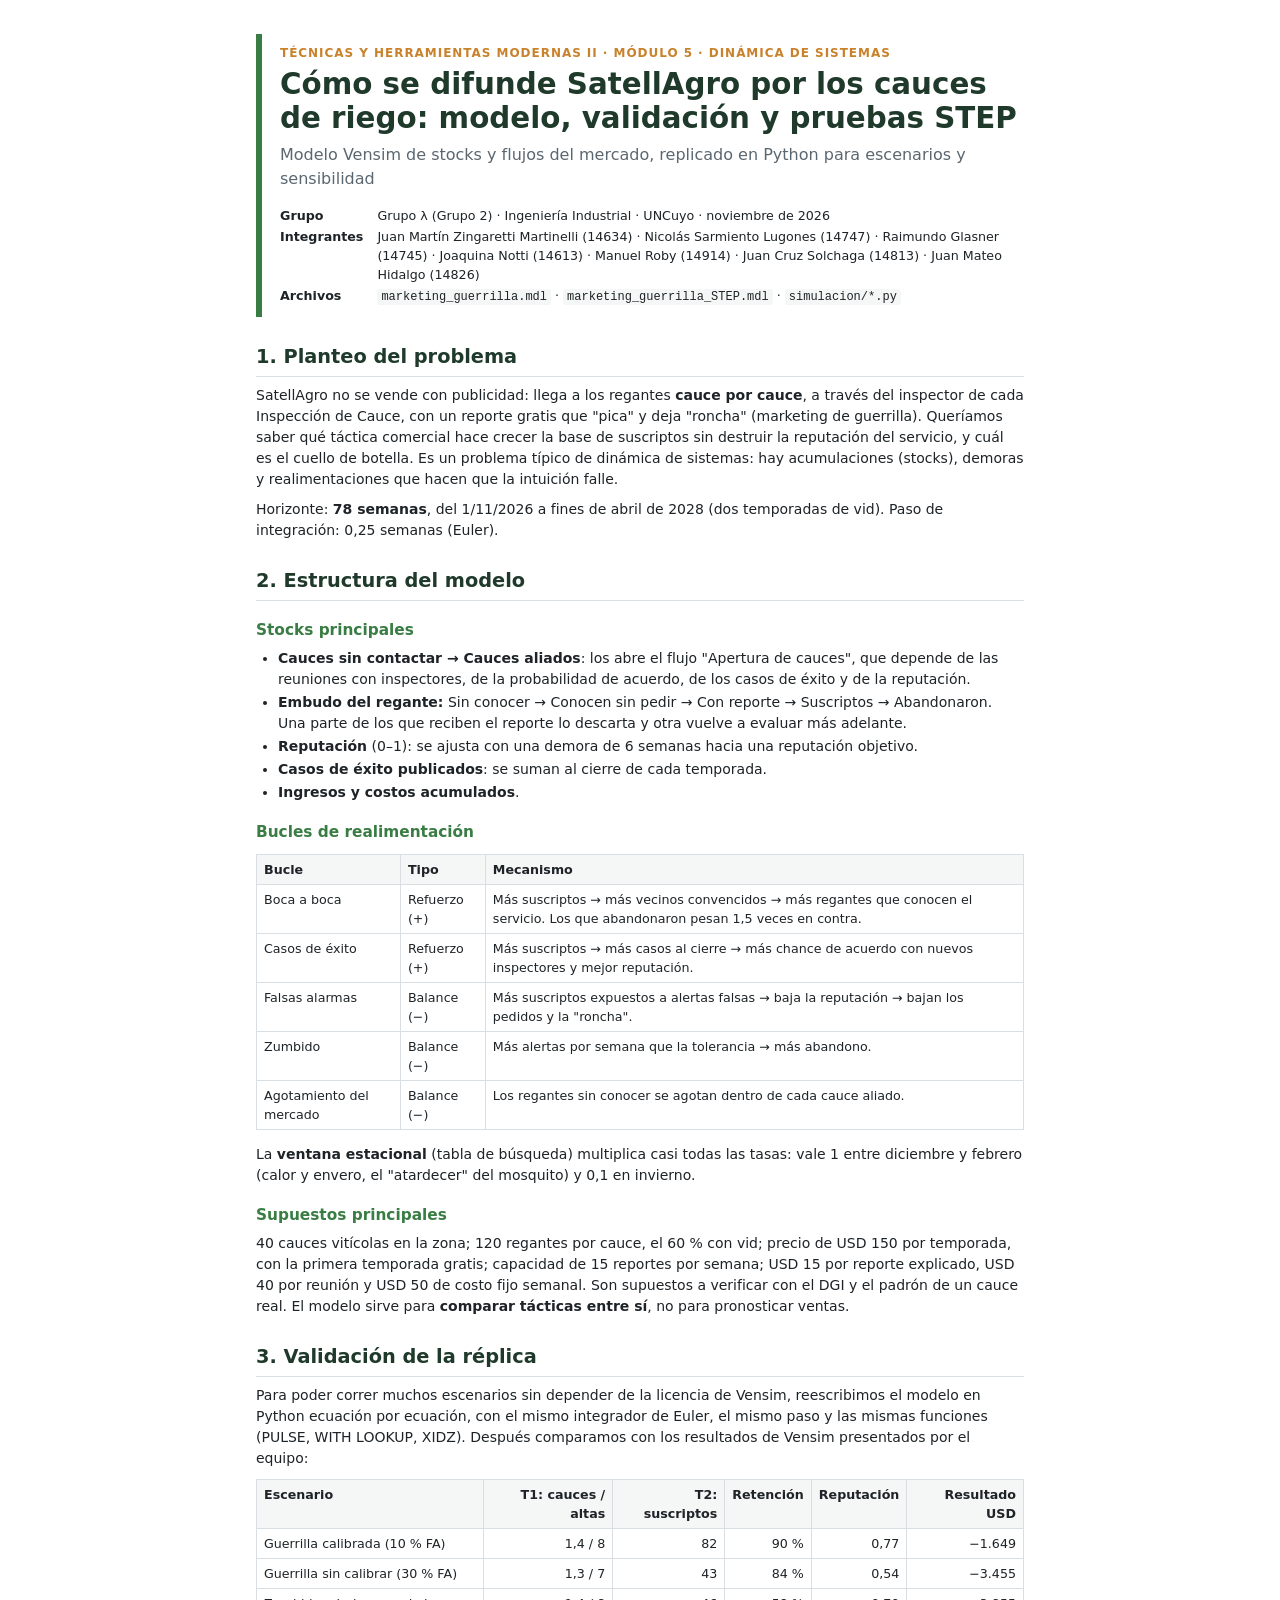
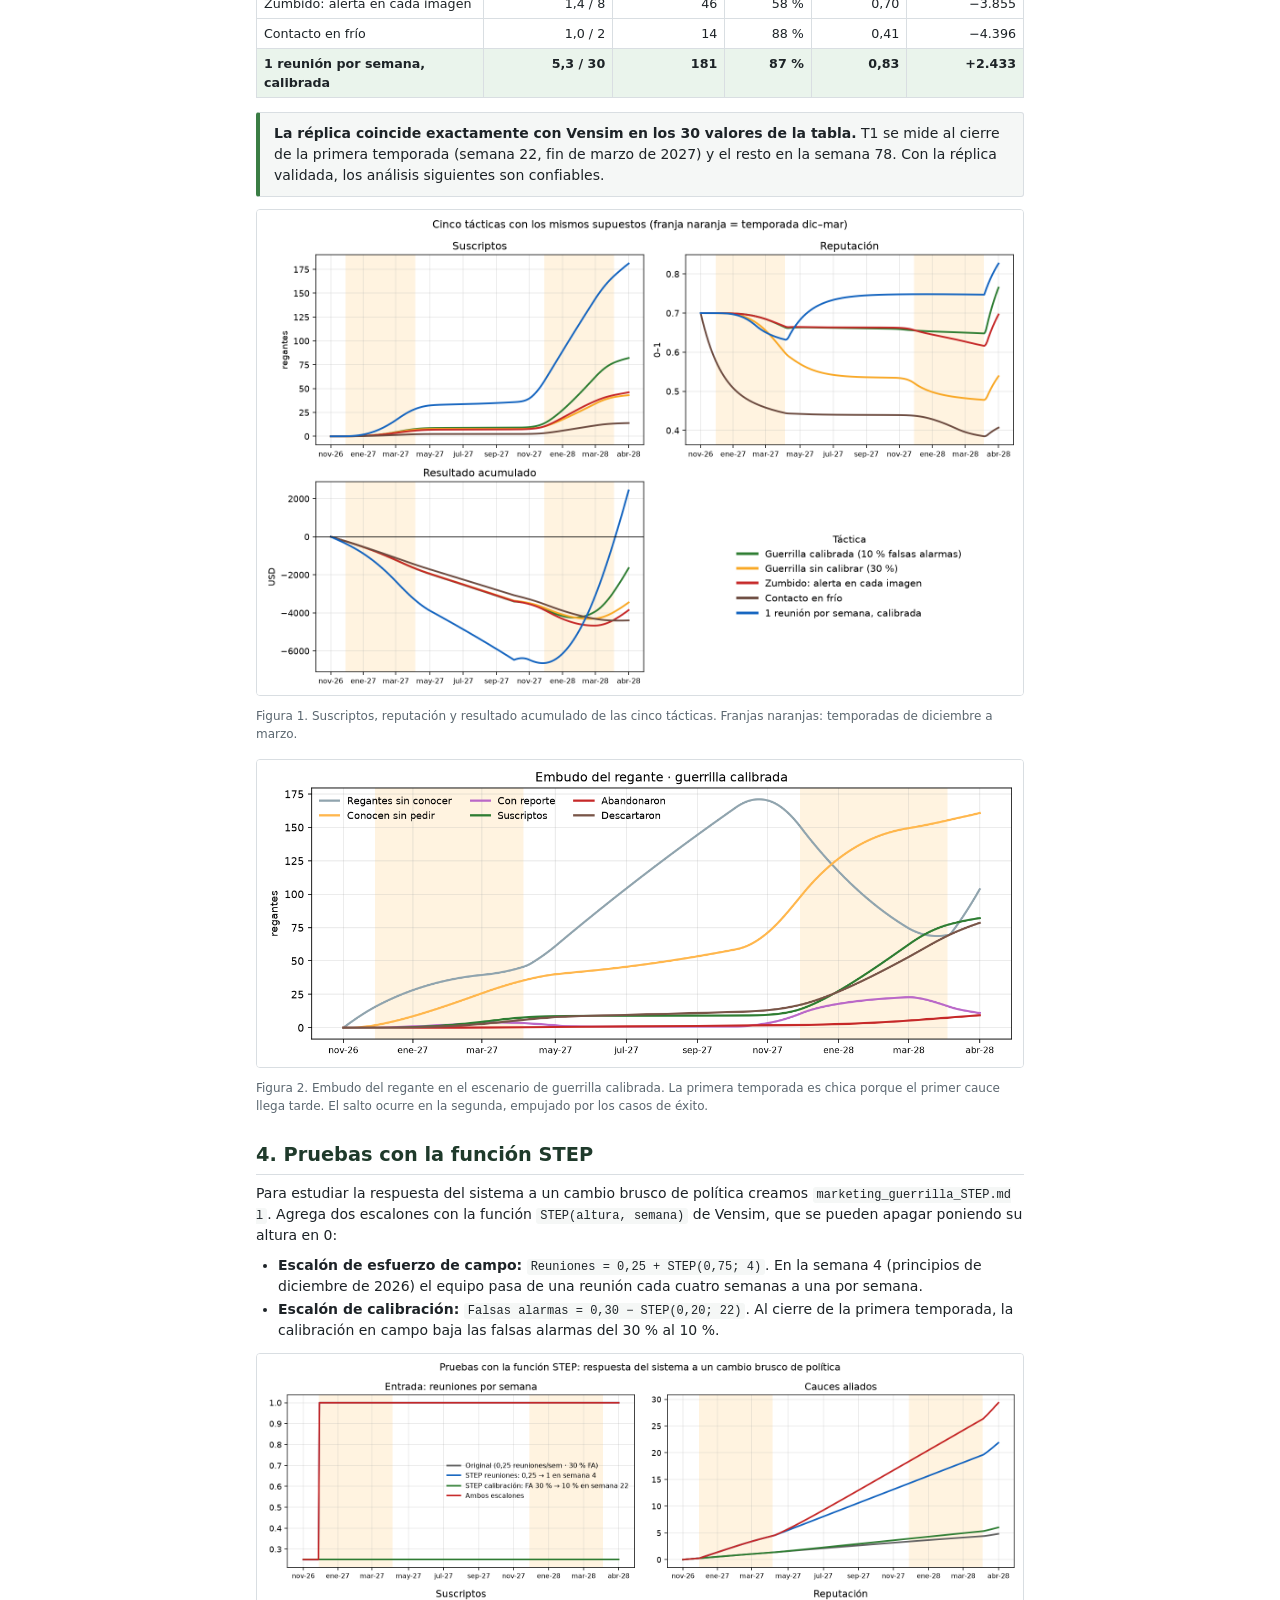
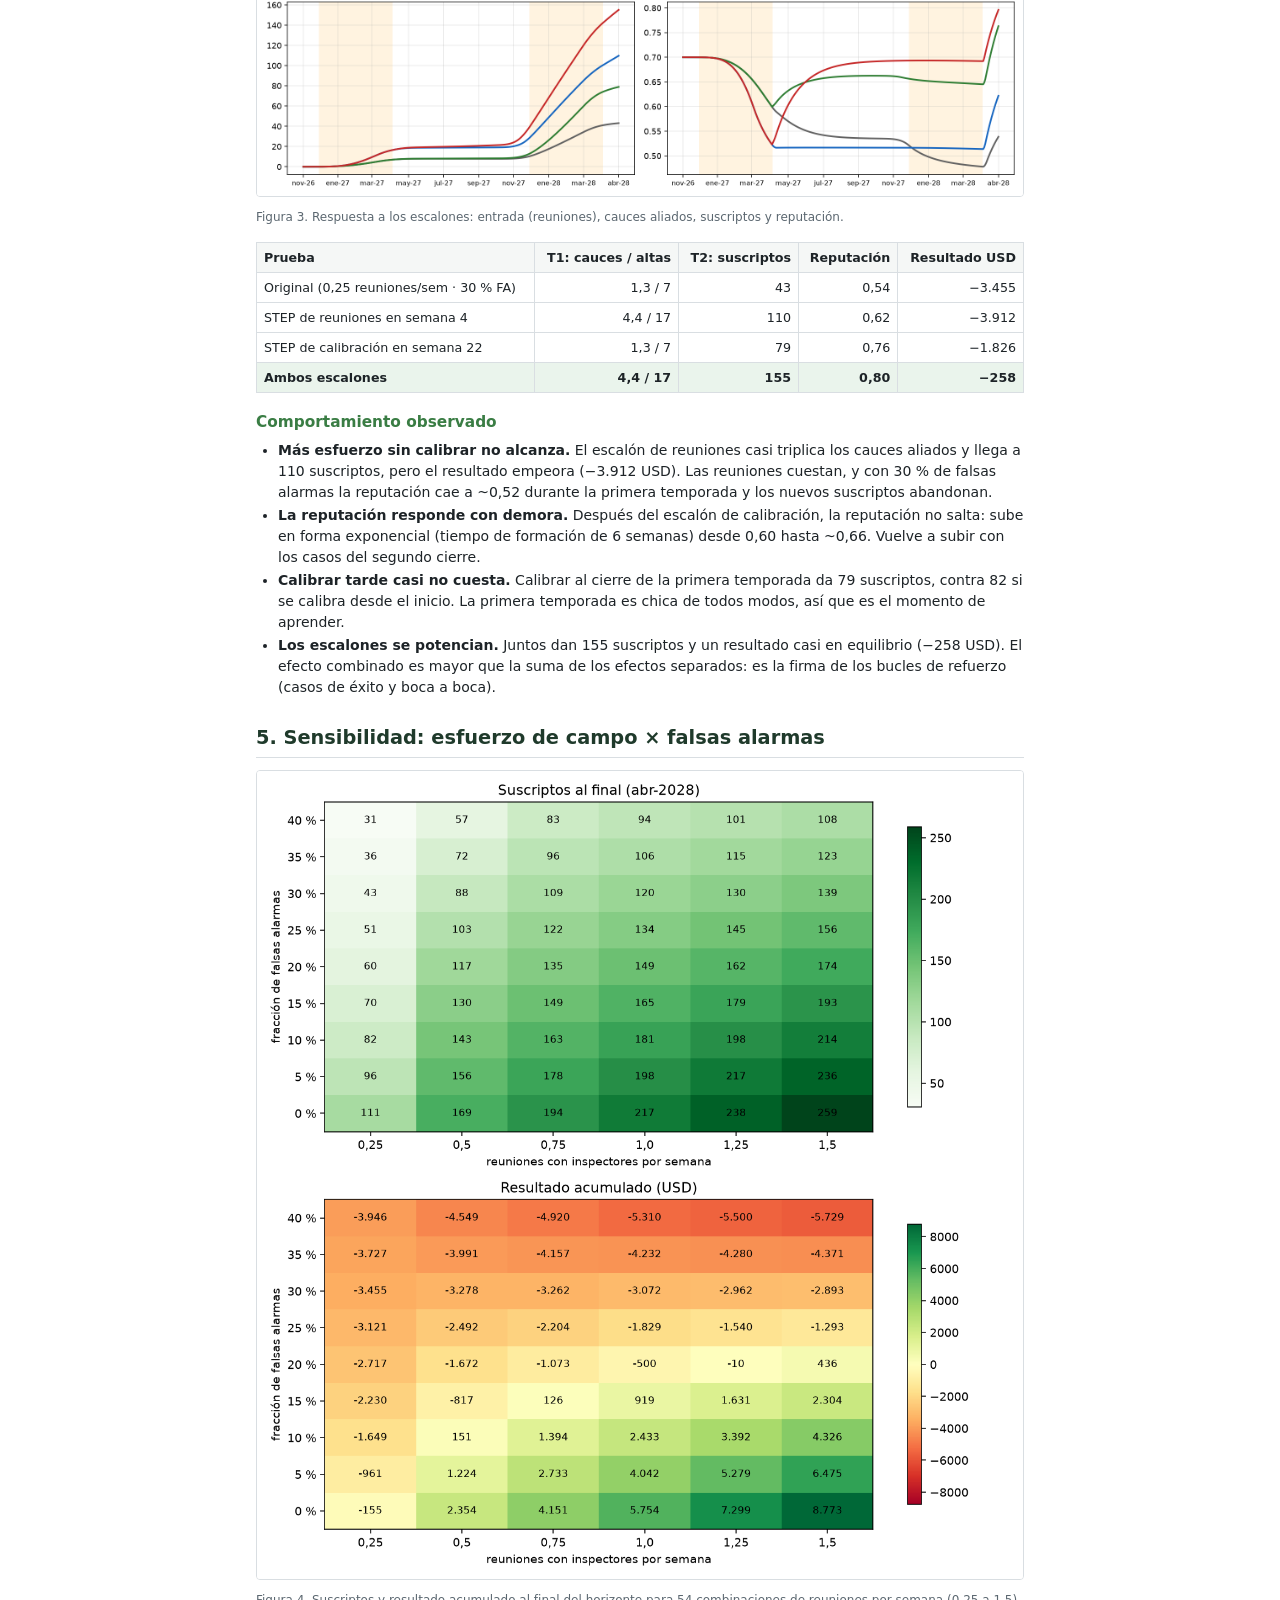
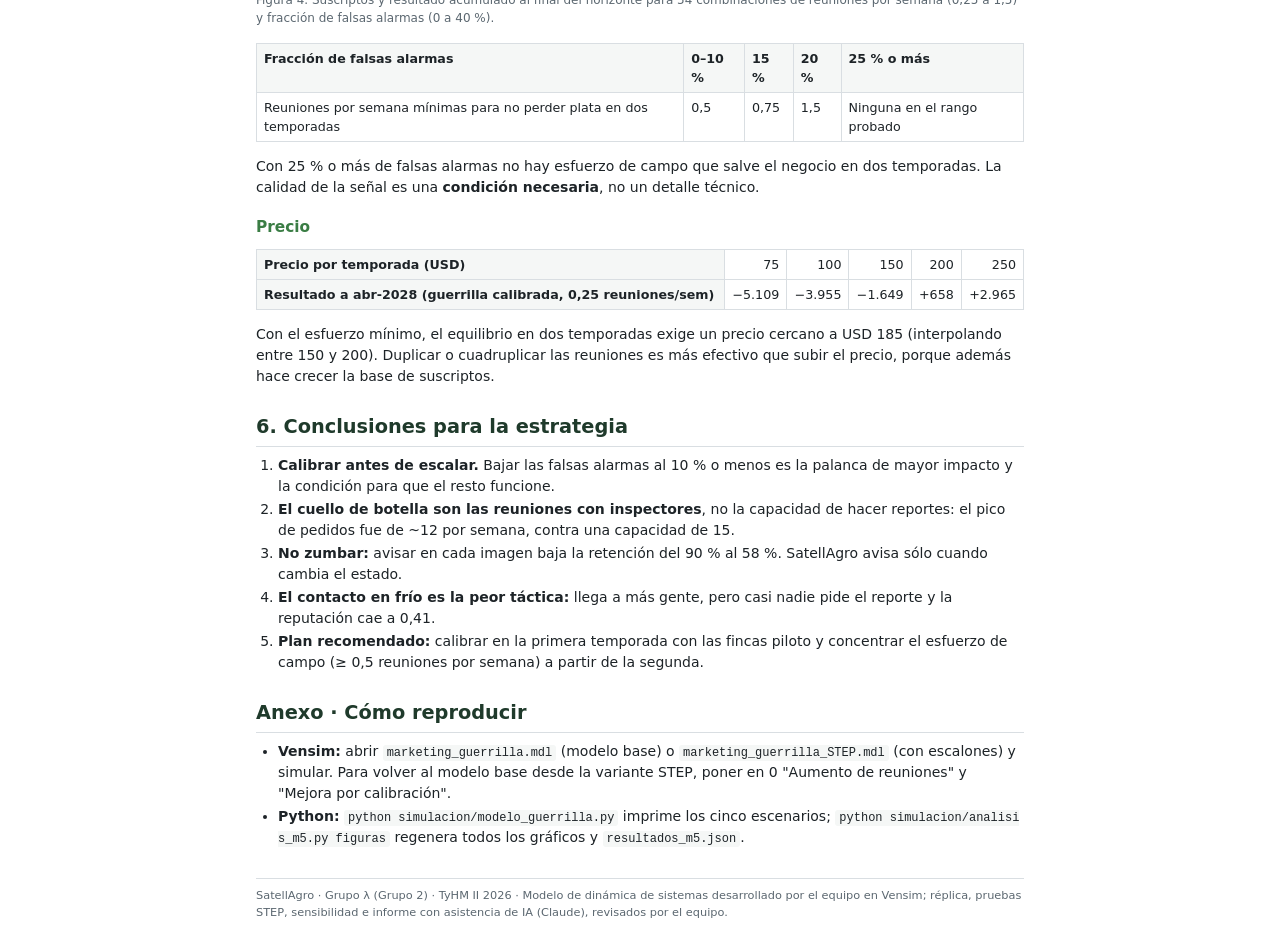
<file: _fuentes/informe_m5.html>
<!DOCTYPE html>
<html lang="es"><head><meta charset="utf-8"><meta name="viewport" content="width=device-width, initial-scale=1">
<title>M5 · Dinámica de sistemas · SatellAgro</title><link rel="stylesheet" href="informe.css"></head>
<body><div class="wrap">

<div class="portada">
  <div class="kicker">Técnicas y Herramientas Modernas II · Módulo 5 · Dinámica de sistemas</div>
  <h1>Cómo se difunde SatellAgro por los cauces de riego: modelo, validación y pruebas STEP</h1>
  <p class="sub">Modelo Vensim de stocks y flujos del mercado, replicado en Python para escenarios y sensibilidad</p>
  <table>
    <tr><td><b>Grupo</b></td><td>Grupo λ (Grupo 2) · Ingeniería Industrial · UNCuyo · noviembre de 2026</td></tr>
    <tr><td><b>Integrantes</b></td><td>Juan Martín Zingaretti Martinelli (14634) · Nicolás Sarmiento Lugones (14747) · Raimundo Glasner (14745) · Joaquina Notti (14613) · Manuel Roby (14914) · Juan Cruz Solchaga (14813) · Juan Mateo Hidalgo (14826)</td></tr>
    <tr><td><b>Archivos</b></td><td><code>marketing_guerrilla.mdl</code> · <code>marketing_guerrilla_STEP.mdl</code> · <code>simulacion/*.py</code></td></tr>
  </table>
</div>

<h2>1. Planteo del problema</h2>
<p>SatellAgro no se vende con publicidad: llega a los regantes <b>cauce por cauce</b>, a través del inspector de cada Inspección de Cauce, con un reporte gratis que "pica" y deja "roncha" (marketing de guerrilla). Queríamos saber qué táctica comercial hace crecer la base de suscriptos sin destruir la reputación del servicio, y cuál es el cuello de botella. Es un problema típico de dinámica de sistemas: hay acumulaciones (stocks), demoras y realimentaciones que hacen que la intuición falle.</p>
<p>Horizonte: <b>78 semanas</b>, del 1/11/2026 a fines de abril de 2028 (dos temporadas de vid). Paso de integración: 0,25 semanas (Euler).</p>

<h2>2. Estructura del modelo</h2>
<h3>Stocks principales</h3>
<ul>
  <li><b>Cauces sin contactar → Cauces aliados</b>: los abre el flujo "Apertura de cauces", que depende de las reuniones con inspectores, de la probabilidad de acuerdo, de los casos de éxito y de la reputación.</li>
  <li><b>Embudo del regante:</b> Sin conocer → Conocen sin pedir → Con reporte → Suscriptos → Abandonaron. Una parte de los que reciben el reporte lo descarta y otra vuelve a evaluar más adelante.</li>
  <li><b>Reputación</b> (0–1): se ajusta con una demora de 6 semanas hacia una reputación objetivo.</li>
  <li><b>Casos de éxito publicados</b>: se suman al cierre de cada temporada.</li>
  <li><b>Ingresos y costos acumulados</b>.</li>
</ul>

<h3>Bucles de realimentación</h3>
<table>
  <tr><th>Bucle</th><th>Tipo</th><th>Mecanismo</th></tr>
  <tr><td>Boca a boca</td><td>Refuerzo (+)</td><td>Más suscriptos → más vecinos convencidos → más regantes que conocen el servicio. Los que abandonaron pesan 1,5 veces en contra.</td></tr>
  <tr><td>Casos de éxito</td><td>Refuerzo (+)</td><td>Más suscriptos → más casos al cierre → más chance de acuerdo con nuevos inspectores y mejor reputación.</td></tr>
  <tr><td>Falsas alarmas</td><td>Balance (−)</td><td>Más suscriptos expuestos a alertas falsas → baja la reputación → bajan los pedidos y la "roncha".</td></tr>
  <tr><td>Zumbido</td><td>Balance (−)</td><td>Más alertas por semana que la tolerancia → más abandono.</td></tr>
  <tr><td>Agotamiento del mercado</td><td>Balance (−)</td><td>Los regantes sin conocer se agotan dentro de cada cauce aliado.</td></tr>
</table>
<p>La <b>ventana estacional</b> (tabla de búsqueda) multiplica casi todas las tasas: vale 1 entre diciembre y febrero (calor y envero, el "atardecer" del mosquito) y 0,1 en invierno.</p>

<h3>Supuestos principales</h3>
<p>40 cauces vitícolas en la zona; 120 regantes por cauce, el 60 % con vid; precio de USD 150 por temporada, con la primera temporada gratis; capacidad de 15 reportes por semana; USD 15 por reporte explicado, USD 40 por reunión y USD 50 de costo fijo semanal. Son supuestos a verificar con el DGI y el padrón de un cauce real. El modelo sirve para <b>comparar tácticas entre sí</b>, no para pronosticar ventas.</p>

<h2>3. Validación de la réplica</h2>
<p>Para poder correr muchos escenarios sin depender de la licencia de Vensim, reescribimos el modelo en Python ecuación por ecuación, con el mismo integrador de Euler, el mismo paso y las mismas funciones (PULSE, WITH LOOKUP, XIDZ). Después comparamos con los resultados de Vensim presentados por el equipo:</p>
<table>
  <tr><th>Escenario</th><th class="n">T1: cauces / altas</th><th class="n">T2: suscriptos</th><th class="n">Retención</th><th class="n">Reputación</th><th class="n">Resultado USD</th></tr>
  <tr><td>Guerrilla calibrada (10 % FA)</td><td class="n">1,4 / 8</td><td class="n">82</td><td class="n">90 %</td><td class="n">0,77</td><td class="n">−1.649</td></tr>
  <tr><td>Guerrilla sin calibrar (30 % FA)</td><td class="n">1,3 / 7</td><td class="n">43</td><td class="n">84 %</td><td class="n">0,54</td><td class="n">−3.455</td></tr>
  <tr><td>Zumbido: alerta en cada imagen</td><td class="n">1,4 / 8</td><td class="n">46</td><td class="n">58 %</td><td class="n">0,70</td><td class="n">−3.855</td></tr>
  <tr><td>Contacto en frío</td><td class="n">1,0 / 2</td><td class="n">14</td><td class="n">88 %</td><td class="n">0,41</td><td class="n">−4.396</td></tr>
  <tr class="destacado"><td>1 reunión por semana, calibrada</td><td class="n">5,3 / 30</td><td class="n">181</td><td class="n">87 %</td><td class="n">0,83</td><td class="n">+2.433</td></tr>
</table>
<div class="caja"><p><b>La réplica coincide exactamente con Vensim en los 30 valores de la tabla.</b> T1 se mide al cierre de la primera temporada (semana 22, fin de marzo de 2027) y el resto en la semana 78. Con la réplica validada, los análisis siguientes son confiables.</p></div>

<figure><img src="../Modulo 5/figuras/01_cinco_tacticas.png" alt="Cinco tácticas"><figcaption>Figura 1. Suscriptos, reputación y resultado acumulado de las cinco tácticas. Franjas naranjas: temporadas de diciembre a marzo.</figcaption></figure>

<figure><img src="../Modulo 5/figuras/02_embudo.png" alt="Embudo"><figcaption>Figura 2. Embudo del regante en el escenario de guerrilla calibrada. La primera temporada es chica porque el primer cauce llega tarde. El salto ocurre en la segunda, empujado por los casos de éxito.</figcaption></figure>

<h2 class="salto">4. Pruebas con la función STEP</h2>
<p>Para estudiar la respuesta del sistema a un cambio brusco de política creamos <code>marketing_guerrilla_STEP.mdl</code>. Agrega dos escalones con la función <code>STEP(altura, semana)</code> de Vensim, que se pueden apagar poniendo su altura en 0:</p>
<ul>
  <li><b>Escalón de esfuerzo de campo:</b> <code>Reuniones = 0,25 + STEP(0,75; 4)</code>. En la semana 4 (principios de diciembre de 2026) el equipo pasa de una reunión cada cuatro semanas a una por semana.</li>
  <li><b>Escalón de calibración:</b> <code>Falsas alarmas = 0,30 − STEP(0,20; 22)</code>. Al cierre de la primera temporada, la calibración en campo baja las falsas alarmas del 30 % al 10 %.</li>
</ul>
<figure><img src="../Modulo 5/figuras/03_pruebas_step.png" alt="Pruebas STEP"><figcaption>Figura 3. Respuesta a los escalones: entrada (reuniones), cauces aliados, suscriptos y reputación.</figcaption></figure>
<table>
  <tr><th>Prueba</th><th class="n">T1: cauces / altas</th><th class="n">T2: suscriptos</th><th class="n">Reputación</th><th class="n">Resultado USD</th></tr>
  <tr><td>Original (0,25 reuniones/sem · 30 % FA)</td><td class="n">1,3 / 7</td><td class="n">43</td><td class="n">0,54</td><td class="n">−3.455</td></tr>
  <tr><td>STEP de reuniones en semana 4</td><td class="n">4,4 / 17</td><td class="n">110</td><td class="n">0,62</td><td class="n">−3.912</td></tr>
  <tr><td>STEP de calibración en semana 22</td><td class="n">1,3 / 7</td><td class="n">79</td><td class="n">0,76</td><td class="n">−1.826</td></tr>
  <tr class="destacado"><td>Ambos escalones</td><td class="n">4,4 / 17</td><td class="n">155</td><td class="n">0,80</td><td class="n">−258</td></tr>
</table>
<h3>Comportamiento observado</h3>
<ul>
  <li><b>Más esfuerzo sin calibrar no alcanza.</b> El escalón de reuniones casi triplica los cauces aliados y llega a 110 suscriptos, pero el resultado empeora (−3.912 USD). Las reuniones cuestan, y con 30 % de falsas alarmas la reputación cae a ~0,52 durante la primera temporada y los nuevos suscriptos abandonan.</li>
  <li><b>La reputación responde con demora.</b> Después del escalón de calibración, la reputación no salta: sube en forma exponencial (tiempo de formación de 6 semanas) desde 0,60 hasta ~0,66. Vuelve a subir con los casos del segundo cierre.</li>
  <li><b>Calibrar tarde casi no cuesta.</b> Calibrar al cierre de la primera temporada da 79 suscriptos, contra 82 si se calibra desde el inicio. La primera temporada es chica de todos modos, así que es el momento de aprender.</li>
  <li><b>Los escalones se potencian.</b> Juntos dan 155 suscriptos y un resultado casi en equilibrio (−258 USD). El efecto combinado es mayor que la suma de los efectos separados: es la firma de los bucles de refuerzo (casos de éxito y boca a boca).</li>
</ul>

<h2>5. Sensibilidad: esfuerzo de campo × falsas alarmas</h2>
<figure><img src="../Modulo 5/figuras/04_sensibilidad.png" alt="Sensibilidad"><figcaption>Figura 4. Suscriptos y resultado acumulado al final del horizonte para 54 combinaciones de reuniones por semana (0,25 a 1,5) y fracción de falsas alarmas (0 a 40 %).</figcaption></figure>
<table>
  <tr><th>Fracción de falsas alarmas</th><th>0–10 %</th><th>15 %</th><th>20 %</th><th>25 % o más</th></tr>
  <tr><td>Reuniones por semana mínimas para no perder plata en dos temporadas</td><td>0,5</td><td>0,75</td><td>1,5</td><td>Ninguna en el rango probado</td></tr>
</table>
<p>Con 25 % o más de falsas alarmas no hay esfuerzo de campo que salve el negocio en dos temporadas. La calidad de la señal es una <b>condición necesaria</b>, no un detalle técnico.</p>
<h3>Precio</h3>
<table>
  <tr><th>Precio por temporada (USD)</th><td class="n">75</td><td class="n">100</td><td class="n">150</td><td class="n">200</td><td class="n">250</td></tr>
  <tr><th>Resultado a abr-2028 (guerrilla calibrada, 0,25 reuniones/sem)</th><td class="n">−5.109</td><td class="n">−3.955</td><td class="n">−1.649</td><td class="n">+658</td><td class="n">+2.965</td></tr>
</table>
<p>Con el esfuerzo mínimo, el equilibrio en dos temporadas exige un precio cercano a USD 185 (interpolando entre 150 y 200). Duplicar o cuadruplicar las reuniones es más efectivo que subir el precio, porque además hace crecer la base de suscriptos.</p>

<h2>6. Conclusiones para la estrategia</h2>
<ol>
  <li><b>Calibrar antes de escalar.</b> Bajar las falsas alarmas al 10 % o menos es la palanca de mayor impacto y la condición para que el resto funcione.</li>
  <li><b>El cuello de botella son las reuniones con inspectores</b>, no la capacidad de hacer reportes: el pico de pedidos fue de ~12 por semana, contra una capacidad de 15.</li>
  <li><b>No zumbar:</b> avisar en cada imagen baja la retención del 90 % al 58 %. SatellAgro avisa sólo cuando cambia el estado.</li>
  <li><b>El contacto en frío es la peor táctica:</b> llega a más gente, pero casi nadie pide el reporte y la reputación cae a 0,41.</li>
  <li><b>Plan recomendado:</b> calibrar en la primera temporada con las fincas piloto y concentrar el esfuerzo de campo (≥ 0,5 reuniones por semana) a partir de la segunda.</li>
</ol>

<h2>Anexo · Cómo reproducir</h2>
<ul>
  <li><b>Vensim:</b> abrir <code>marketing_guerrilla.mdl</code> (modelo base) o <code>marketing_guerrilla_STEP.mdl</code> (con escalones) y simular. Para volver al modelo base desde la variante STEP, poner en 0 "Aumento de reuniones" y "Mejora por calibración".</li>
  <li><b>Python:</b> <code>python simulacion/modelo_guerrilla.py</code> imprime los cinco escenarios; <code>python simulacion/analisis_m5.py figuras</code> regenera todos los gráficos y <code>resultados_m5.json</code>.</li>
</ul>

<div class="pie">SatellAgro · Grupo λ (Grupo 2) · TyHM II 2026 · Modelo de dinámica de sistemas desarrollado por el equipo en Vensim; réplica, pruebas STEP, sensibilidad e informe con asistencia de IA (Claude), revisados por el equipo.</div>
</div></body></html>
</file>
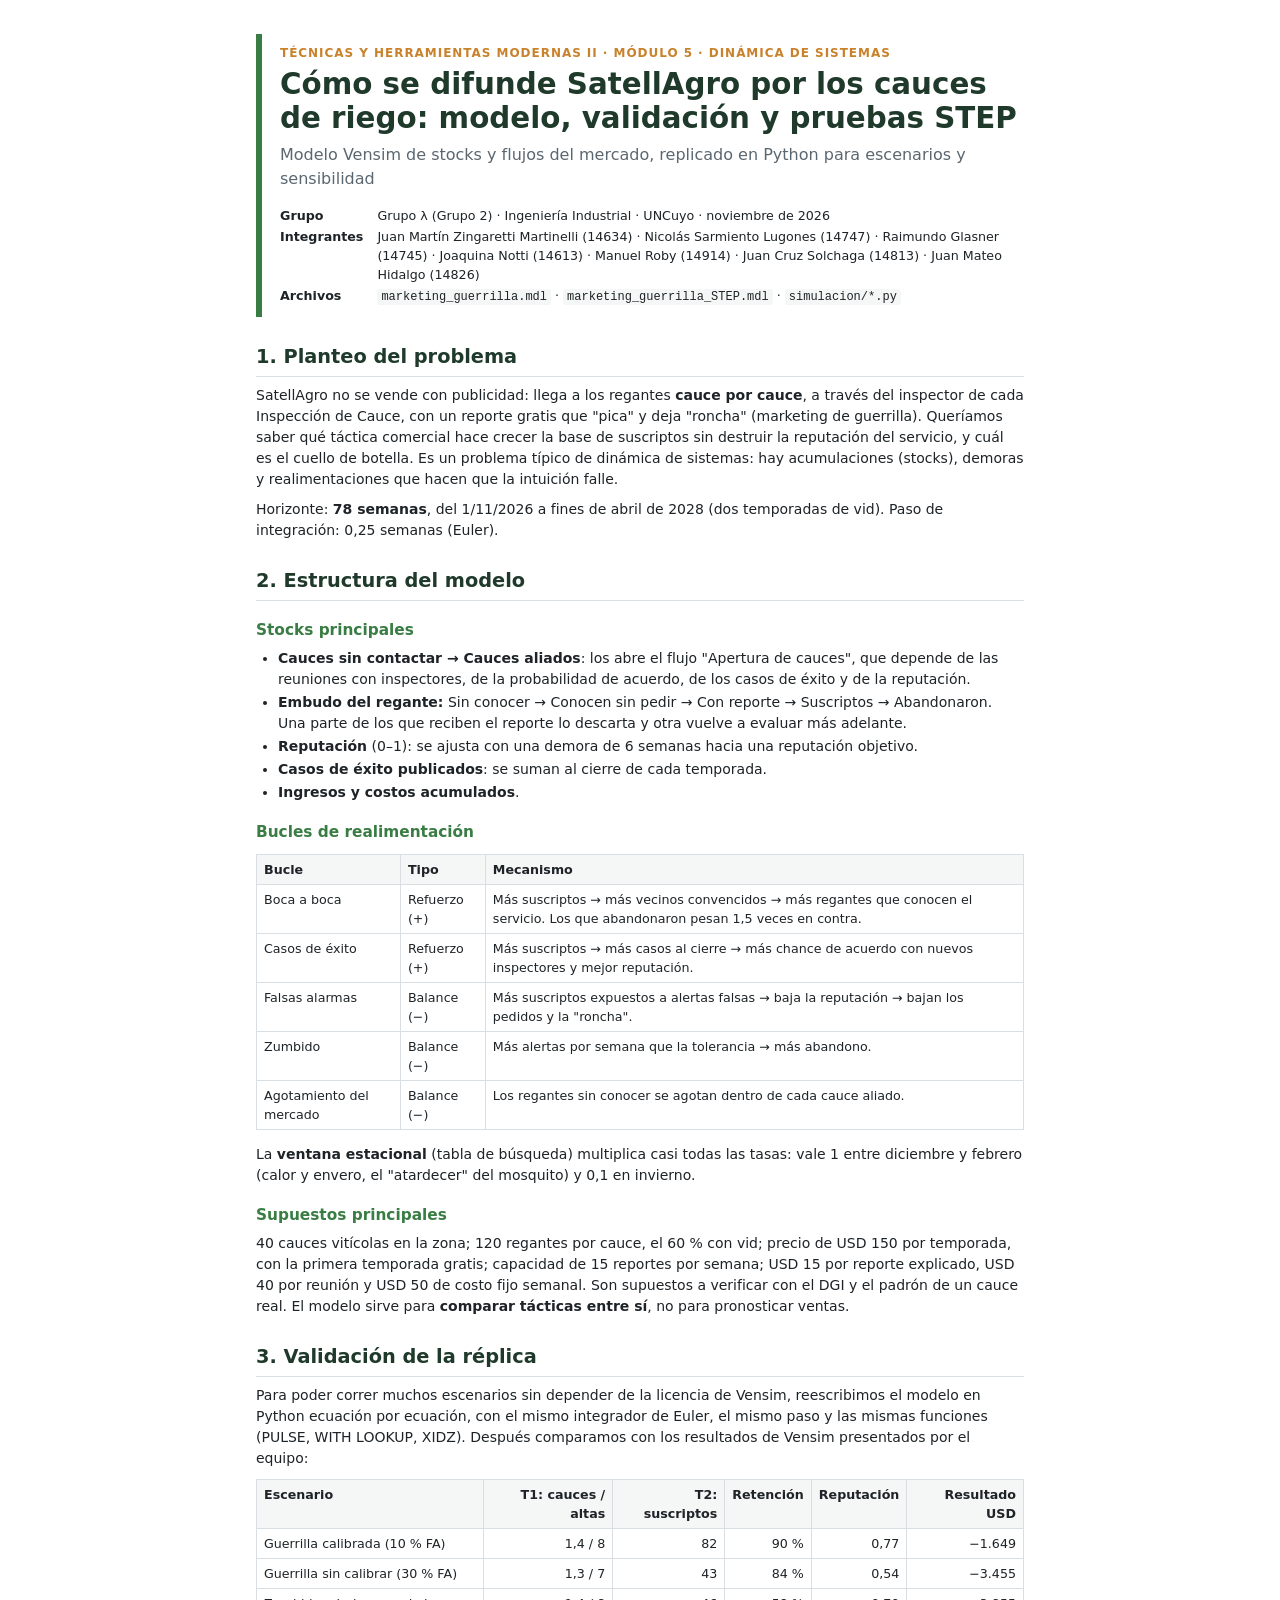
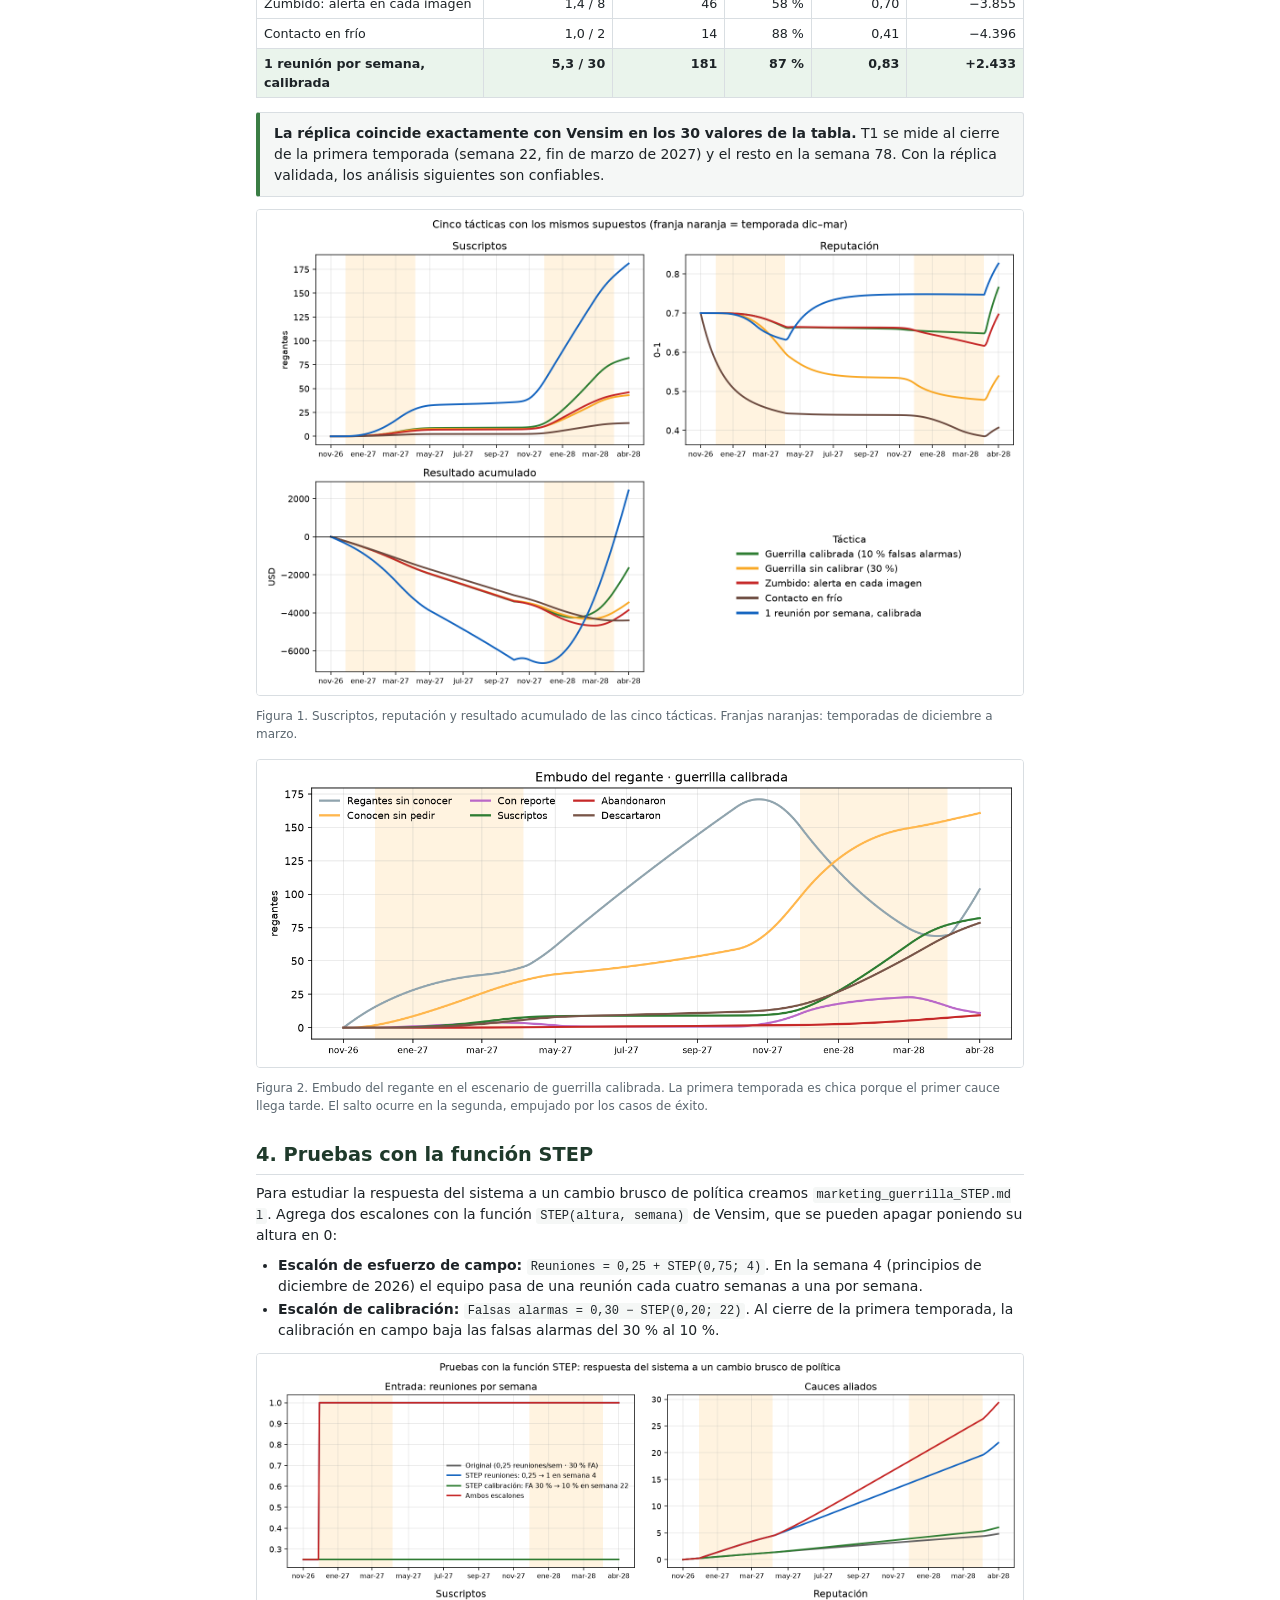
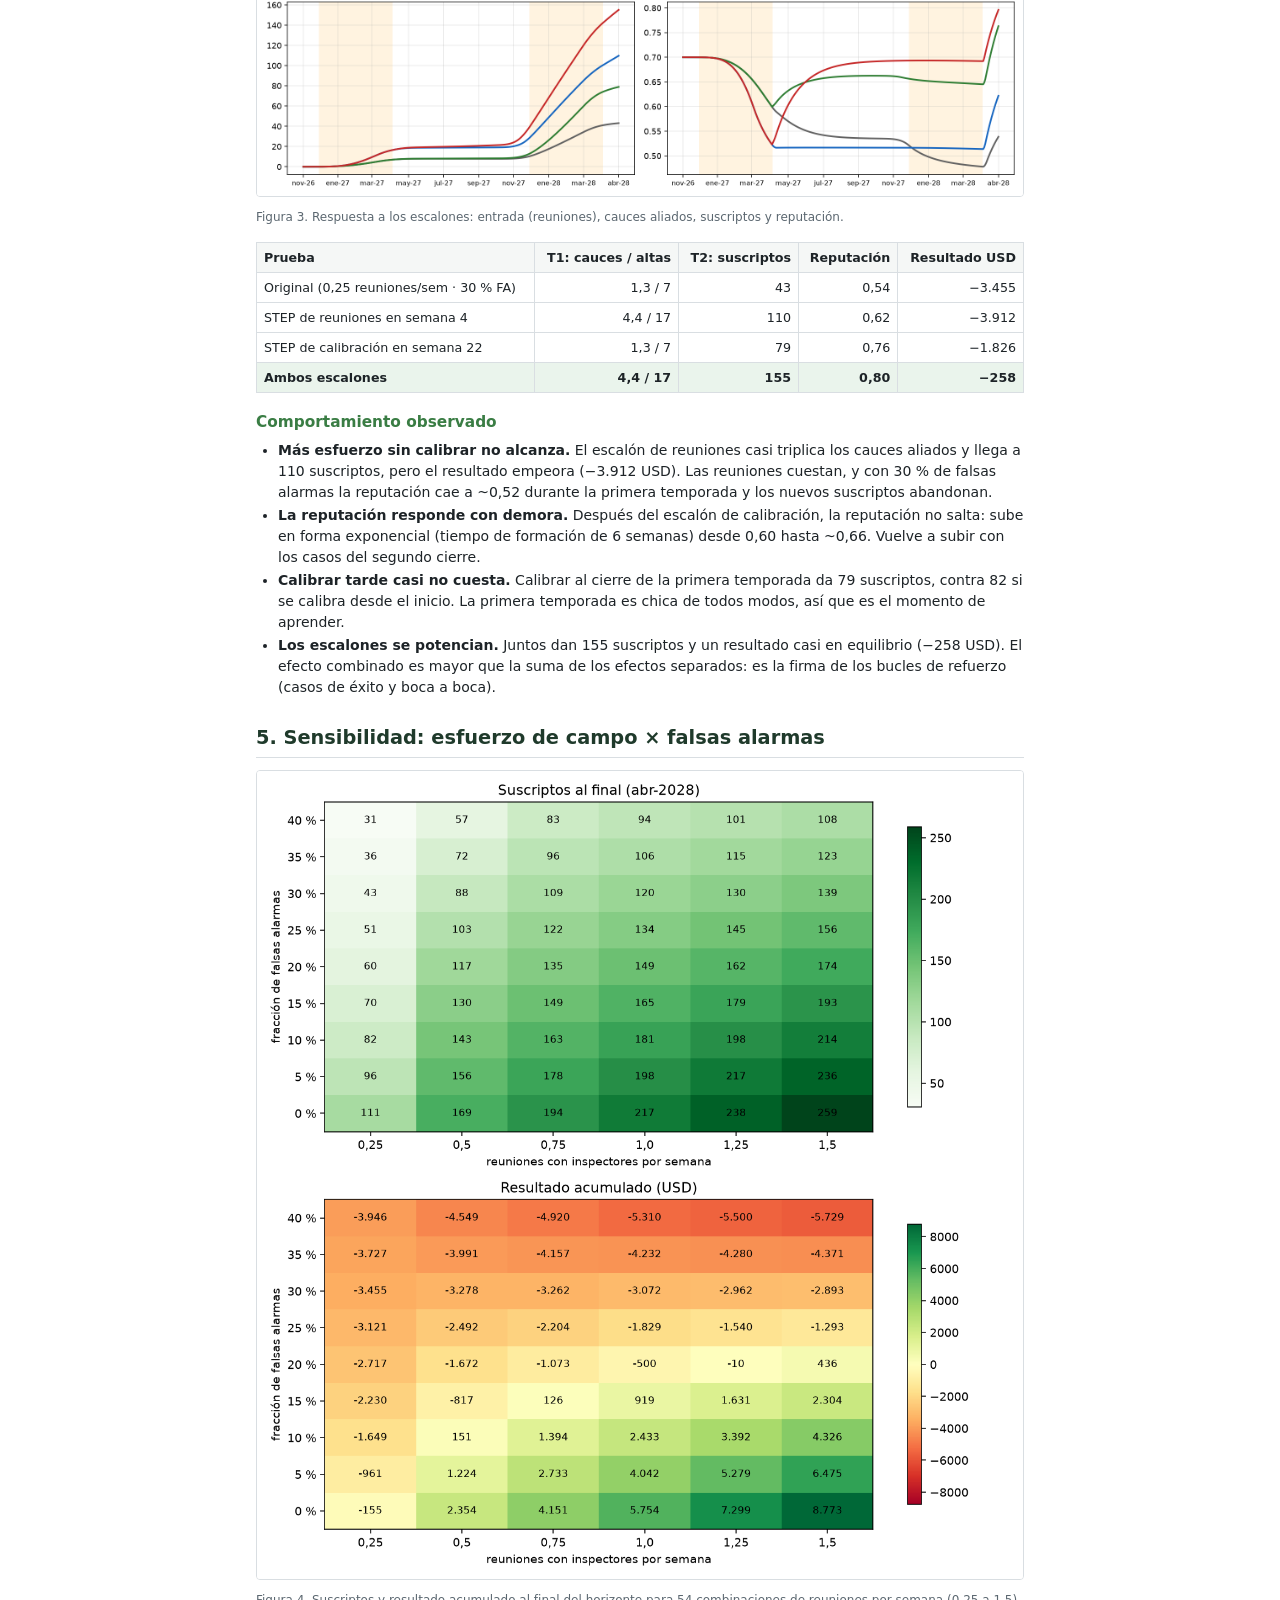
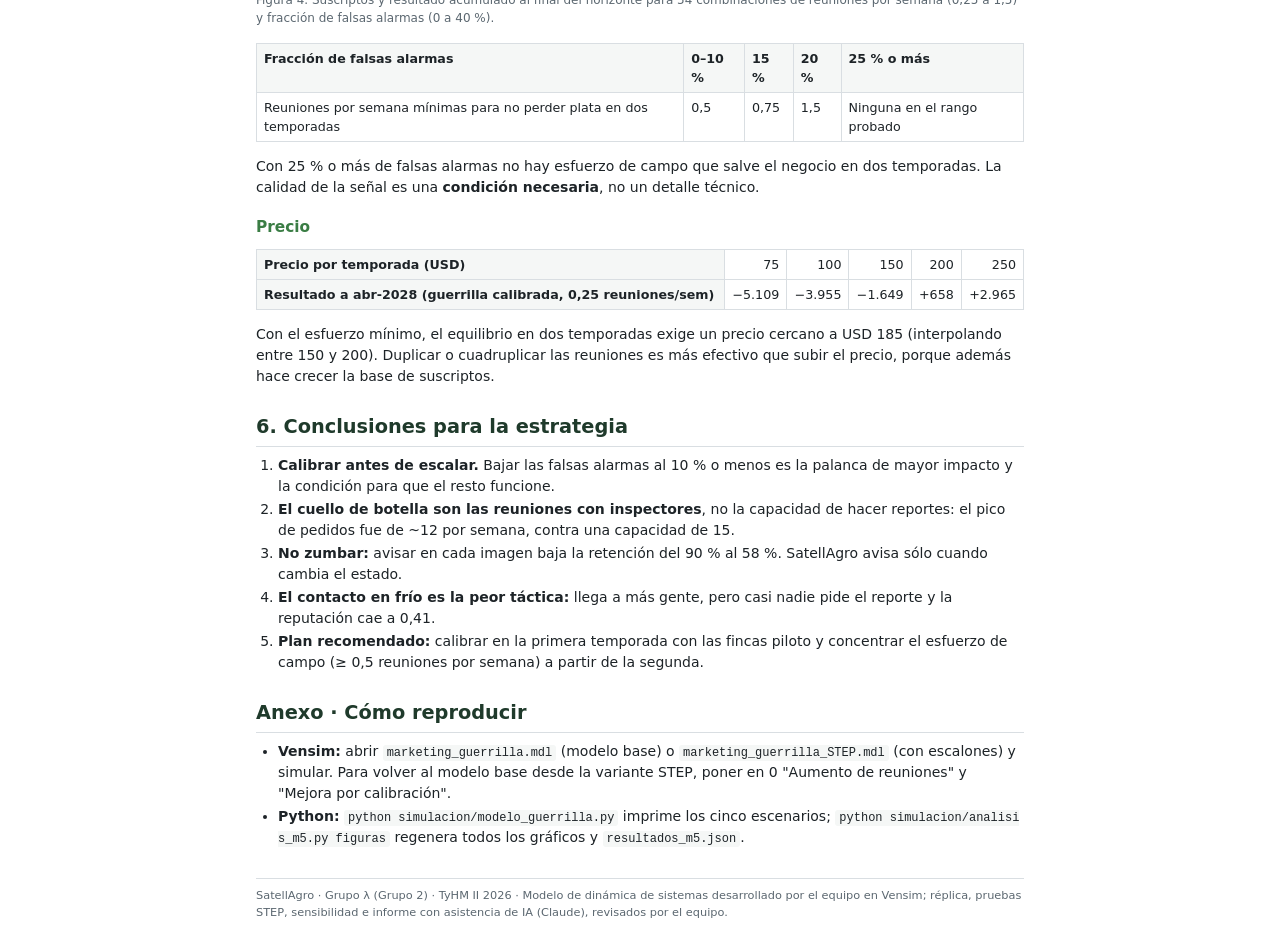
<file: Modulo 5/Informe_M5.html>
<!DOCTYPE html>
<html lang="es"><head><meta charset="utf-8"><meta name="viewport" content="width=device-width, initial-scale=1">
<title>M5 · Dinámica de sistemas · SatellAgro</title><style>
/* Estilo común de los informes de SatellAgro · Grupo λ · TyHM II 2026 */
@page { size: A4; margin: 18mm 17mm 18mm 17mm; }
:root { --verde: #1f3a2b; --verde2: #3a7d44; --gris: #5b6770; --borde: #d9dee2; --fondo: #f5f7f6; --acento: #c9822b; }
* { box-sizing: border-box; }
body { font-family: "Segoe UI", system-ui, -apple-system, Roboto, Arial, sans-serif; color: #1d2327; font-size: 10.5pt; line-height: 1.5; margin: 0; background: #fff; }
.wrap { max-width: 800px; margin: 0 auto; padding: 24px 16px; }
@media print { .wrap { max-width: none; padding: 0; } }
.portada { border-left: 6px solid var(--verde2); padding: 10px 0 10px 18px; margin: 10px 0 26px; }
.portada .kicker { text-transform: uppercase; letter-spacing: .08em; font-size: 9pt; color: var(--acento); font-weight: 600; }
.portada h1 { font-size: 22pt; line-height: 1.15; margin: 6px 0 8px; color: var(--verde); }
.portada .sub { font-size: 12pt; color: var(--gris); margin: 0 0 14px; }
.portada table { font-size: 9.5pt; border: none; margin: 0; }
.portada td { border: none; padding: 1px 14px 1px 0; vertical-align: top; }
h2 { font-size: 14.5pt; color: var(--verde); margin: 26px 0 8px; padding-bottom: 4px; border-bottom: 1px solid var(--borde); break-after: avoid; }
h3 { font-size: 11.5pt; color: var(--verde2); margin: 18px 0 6px; break-after: avoid; }
p { margin: 6px 0 9px; } ul, ol { margin: 6px 0 10px; padding-left: 22px; } li { margin: 2px 0; }
table { border-collapse: collapse; width: 100%; margin: 10px 0 14px; font-size: 9.5pt; }
tr { break-inside: avoid; }
th, td { border: 1px solid var(--borde); padding: 5px 7px; text-align: left; vertical-align: top; }
th { background: var(--fondo); font-weight: 600; }
td.n, th.n { text-align: right; font-variant-numeric: tabular-nums; }
tr.destacado td { background: #eaf4ec; font-weight: 600; }
figure { margin: 12px 0 16px; break-inside: avoid; text-align: center; }
figure img { max-width: 100%; border: 1px solid var(--borde); border-radius: 4px; }
figcaption { font-size: 9pt; color: var(--gris); margin-top: 5px; text-align: left; }
.caja { background: var(--fondo); border: 1px solid var(--borde); border-left: 4px solid var(--verde2); padding: 10px 14px; margin: 12px 0; border-radius: 3px; break-inside: avoid; }
.caja.aviso { border-left-color: var(--acento); }
.caja p:first-child { margin-top: 0; } .caja p:last-child { margin-bottom: 0; }
.kpis { display: flex; flex-wrap: wrap; gap: 10px; margin: 12px 0; }
.kpi { flex: 1 1 140px; border: 1px solid var(--borde); border-radius: 4px; padding: 8px 10px; break-inside: avoid; }
.kpi b { display: block; font-size: 16pt; color: var(--verde); line-height: 1.2; }
.kpi span { font-size: 8.5pt; color: var(--gris); }
code { font-family: Consolas, "Courier New", monospace; font-size: 9pt; background: var(--fondo); padding: 1px 4px; border-radius: 3px; word-break: break-all; }
.mono { font-family: Consolas, monospace; font-size: 8.5pt; word-break: break-all; }
.pie { margin-top: 30px; padding-top: 8px; border-top: 1px solid var(--borde); font-size: 8.5pt; color: var(--gris); }
.salto { break-before: page; }
a { color: var(--verde2); }

</style></head>
<body><div class="wrap">

<div class="portada">
  <div class="kicker">Técnicas y Herramientas Modernas II · Módulo 5 · Dinámica de sistemas</div>
  <h1>Cómo se difunde SatellAgro por los cauces de riego: modelo, validación y pruebas STEP</h1>
  <p class="sub">Modelo Vensim de stocks y flujos del mercado, replicado en Python para escenarios y sensibilidad</p>
  <table>
    <tr><td><b>Grupo</b></td><td>Grupo λ (Grupo 2) · Ingeniería Industrial · UNCuyo · noviembre de 2026</td></tr>
    <tr><td><b>Integrantes</b></td><td>Juan Martín Zingaretti Martinelli (14634) · Nicolás Sarmiento Lugones (14747) · Raimundo Glasner (14745) · Joaquina Notti (14613) · Manuel Roby (14914) · Juan Cruz Solchaga (14813) · Juan Mateo Hidalgo (14826)</td></tr>
    <tr><td><b>Archivos</b></td><td><code>marketing_guerrilla.mdl</code> · <code>marketing_guerrilla_STEP.mdl</code> · <code>simulacion/*.py</code></td></tr>
  </table>
</div>

<h2>1. Planteo del problema</h2>
<p>SatellAgro no se vende con publicidad: llega a los regantes <b>cauce por cauce</b>, a través del inspector de cada Inspección de Cauce, con un reporte gratis que "pica" y deja "roncha" (marketing de guerrilla). Queríamos saber qué táctica comercial hace crecer la base de suscriptos sin destruir la reputación del servicio, y cuál es el cuello de botella. Es un problema típico de dinámica de sistemas: hay acumulaciones (stocks), demoras y realimentaciones que hacen que la intuición falle.</p>
<p>Horizonte: <b>78 semanas</b>, del 1/11/2026 a fines de abril de 2028 (dos temporadas de vid). Paso de integración: 0,25 semanas (Euler).</p>

<h2>2. Estructura del modelo</h2>
<h3>Stocks principales</h3>
<ul>
  <li><b>Cauces sin contactar → Cauces aliados</b>: los abre el flujo "Apertura de cauces", que depende de las reuniones con inspectores, de la probabilidad de acuerdo, de los casos de éxito y de la reputación.</li>
  <li><b>Embudo del regante:</b> Sin conocer → Conocen sin pedir → Con reporte → Suscriptos → Abandonaron. Una parte de los que reciben el reporte lo descarta y otra vuelve a evaluar más adelante.</li>
  <li><b>Reputación</b> (0–1): se ajusta con una demora de 6 semanas hacia una reputación objetivo.</li>
  <li><b>Casos de éxito publicados</b>: se suman al cierre de cada temporada.</li>
  <li><b>Ingresos y costos acumulados</b>.</li>
</ul>

<h3>Bucles de realimentación</h3>
<table>
  <tr><th>Bucle</th><th>Tipo</th><th>Mecanismo</th></tr>
  <tr><td>Boca a boca</td><td>Refuerzo (+)</td><td>Más suscriptos → más vecinos convencidos → más regantes que conocen el servicio. Los que abandonaron pesan 1,5 veces en contra.</td></tr>
  <tr><td>Casos de éxito</td><td>Refuerzo (+)</td><td>Más suscriptos → más casos al cierre → más chance de acuerdo con nuevos inspectores y mejor reputación.</td></tr>
  <tr><td>Falsas alarmas</td><td>Balance (−)</td><td>Más suscriptos expuestos a alertas falsas → baja la reputación → bajan los pedidos y la "roncha".</td></tr>
  <tr><td>Zumbido</td><td>Balance (−)</td><td>Más alertas por semana que la tolerancia → más abandono.</td></tr>
  <tr><td>Agotamiento del mercado</td><td>Balance (−)</td><td>Los regantes sin conocer se agotan dentro de cada cauce aliado.</td></tr>
</table>
<p>La <b>ventana estacional</b> (tabla de búsqueda) multiplica casi todas las tasas: vale 1 entre diciembre y febrero (calor y envero, el "atardecer" del mosquito) y 0,1 en invierno.</p>

<h3>Supuestos principales</h3>
<p>40 cauces vitícolas en la zona; 120 regantes por cauce, el 60 % con vid; precio de USD 150 por temporada, con la primera temporada gratis; capacidad de 15 reportes por semana; USD 15 por reporte explicado, USD 40 por reunión y USD 50 de costo fijo semanal. Son supuestos a verificar con el DGI y el padrón de un cauce real. El modelo sirve para <b>comparar tácticas entre sí</b>, no para pronosticar ventas.</p>

<h2>3. Validación de la réplica</h2>
<p>Para poder correr muchos escenarios sin depender de la licencia de Vensim, reescribimos el modelo en Python ecuación por ecuación, con el mismo integrador de Euler, el mismo paso y las mismas funciones (PULSE, WITH LOOKUP, XIDZ). Después comparamos con los resultados de Vensim presentados por el equipo:</p>
<table>
  <tr><th>Escenario</th><th class="n">T1: cauces / altas</th><th class="n">T2: suscriptos</th><th class="n">Retención</th><th class="n">Reputación</th><th class="n">Resultado USD</th></tr>
  <tr><td>Guerrilla calibrada (10 % FA)</td><td class="n">1,4 / 8</td><td class="n">82</td><td class="n">90 %</td><td class="n">0,77</td><td class="n">−1.649</td></tr>
  <tr><td>Guerrilla sin calibrar (30 % FA)</td><td class="n">1,3 / 7</td><td class="n">43</td><td class="n">84 %</td><td class="n">0,54</td><td class="n">−3.455</td></tr>
  <tr><td>Zumbido: alerta en cada imagen</td><td class="n">1,4 / 8</td><td class="n">46</td><td class="n">58 %</td><td class="n">0,70</td><td class="n">−3.855</td></tr>
  <tr><td>Contacto en frío</td><td class="n">1,0 / 2</td><td class="n">14</td><td class="n">88 %</td><td class="n">0,41</td><td class="n">−4.396</td></tr>
  <tr class="destacado"><td>1 reunión por semana, calibrada</td><td class="n">5,3 / 30</td><td class="n">181</td><td class="n">87 %</td><td class="n">0,83</td><td class="n">+2.433</td></tr>
</table>
<div class="caja"><p><b>La réplica coincide exactamente con Vensim en los 30 valores de la tabla.</b> T1 se mide al cierre de la primera temporada (semana 22, fin de marzo de 2027) y el resto en la semana 78. Con la réplica validada, los análisis siguientes son confiables.</p></div>

<figure><img src="figuras/01_cinco_tacticas.png" alt="Cinco tácticas"><figcaption>Figura 1. Suscriptos, reputación y resultado acumulado de las cinco tácticas. Franjas naranjas: temporadas de diciembre a marzo.</figcaption></figure>

<figure><img src="figuras/02_embudo.png" alt="Embudo"><figcaption>Figura 2. Embudo del regante en el escenario de guerrilla calibrada. La primera temporada es chica porque el primer cauce llega tarde. El salto ocurre en la segunda, empujado por los casos de éxito.</figcaption></figure>

<h2 class="salto">4. Pruebas con la función STEP</h2>
<p>Para estudiar la respuesta del sistema a un cambio brusco de política creamos <code>marketing_guerrilla_STEP.mdl</code>. Agrega dos escalones con la función <code>STEP(altura, semana)</code> de Vensim, que se pueden apagar poniendo su altura en 0:</p>
<ul>
  <li><b>Escalón de esfuerzo de campo:</b> <code>Reuniones = 0,25 + STEP(0,75; 4)</code>. En la semana 4 (principios de diciembre de 2026) el equipo pasa de una reunión cada cuatro semanas a una por semana.</li>
  <li><b>Escalón de calibración:</b> <code>Falsas alarmas = 0,30 − STEP(0,20; 22)</code>. Al cierre de la primera temporada, la calibración en campo baja las falsas alarmas del 30 % al 10 %.</li>
</ul>
<figure><img src="figuras/03_pruebas_step.png" alt="Pruebas STEP"><figcaption>Figura 3. Respuesta a los escalones: entrada (reuniones), cauces aliados, suscriptos y reputación.</figcaption></figure>
<table>
  <tr><th>Prueba</th><th class="n">T1: cauces / altas</th><th class="n">T2: suscriptos</th><th class="n">Reputación</th><th class="n">Resultado USD</th></tr>
  <tr><td>Original (0,25 reuniones/sem · 30 % FA)</td><td class="n">1,3 / 7</td><td class="n">43</td><td class="n">0,54</td><td class="n">−3.455</td></tr>
  <tr><td>STEP de reuniones en semana 4</td><td class="n">4,4 / 17</td><td class="n">110</td><td class="n">0,62</td><td class="n">−3.912</td></tr>
  <tr><td>STEP de calibración en semana 22</td><td class="n">1,3 / 7</td><td class="n">79</td><td class="n">0,76</td><td class="n">−1.826</td></tr>
  <tr class="destacado"><td>Ambos escalones</td><td class="n">4,4 / 17</td><td class="n">155</td><td class="n">0,80</td><td class="n">−258</td></tr>
</table>
<h3>Comportamiento observado</h3>
<ul>
  <li><b>Más esfuerzo sin calibrar no alcanza.</b> El escalón de reuniones casi triplica los cauces aliados y llega a 110 suscriptos, pero el resultado empeora (−3.912 USD). Las reuniones cuestan, y con 30 % de falsas alarmas la reputación cae a ~0,52 durante la primera temporada y los nuevos suscriptos abandonan.</li>
  <li><b>La reputación responde con demora.</b> Después del escalón de calibración, la reputación no salta: sube en forma exponencial (tiempo de formación de 6 semanas) desde 0,60 hasta ~0,66. Vuelve a subir con los casos del segundo cierre.</li>
  <li><b>Calibrar tarde casi no cuesta.</b> Calibrar al cierre de la primera temporada da 79 suscriptos, contra 82 si se calibra desde el inicio. La primera temporada es chica de todos modos, así que es el momento de aprender.</li>
  <li><b>Los escalones se potencian.</b> Juntos dan 155 suscriptos y un resultado casi en equilibrio (−258 USD). El efecto combinado es mayor que la suma de los efectos separados: es la firma de los bucles de refuerzo (casos de éxito y boca a boca).</li>
</ul>

<h2>5. Sensibilidad: esfuerzo de campo × falsas alarmas</h2>
<figure><img src="figuras/04_sensibilidad.png" alt="Sensibilidad"><figcaption>Figura 4. Suscriptos y resultado acumulado al final del horizonte para 54 combinaciones de reuniones por semana (0,25 a 1,5) y fracción de falsas alarmas (0 a 40 %).</figcaption></figure>
<table>
  <tr><th>Fracción de falsas alarmas</th><th>0–10 %</th><th>15 %</th><th>20 %</th><th>25 % o más</th></tr>
  <tr><td>Reuniones por semana mínimas para no perder plata en dos temporadas</td><td>0,5</td><td>0,75</td><td>1,5</td><td>Ninguna en el rango probado</td></tr>
</table>
<p>Con 25 % o más de falsas alarmas no hay esfuerzo de campo que salve el negocio en dos temporadas. La calidad de la señal es una <b>condición necesaria</b>, no un detalle técnico.</p>
<h3>Precio</h3>
<table>
  <tr><th>Precio por temporada (USD)</th><td class="n">75</td><td class="n">100</td><td class="n">150</td><td class="n">200</td><td class="n">250</td></tr>
  <tr><th>Resultado a abr-2028 (guerrilla calibrada, 0,25 reuniones/sem)</th><td class="n">−5.109</td><td class="n">−3.955</td><td class="n">−1.649</td><td class="n">+658</td><td class="n">+2.965</td></tr>
</table>
<p>Con el esfuerzo mínimo, el equilibrio en dos temporadas exige un precio cercano a USD 185 (interpolando entre 150 y 200). Duplicar o cuadruplicar las reuniones es más efectivo que subir el precio, porque además hace crecer la base de suscriptos.</p>

<h2>6. Conclusiones para la estrategia</h2>
<ol>
  <li><b>Calibrar antes de escalar.</b> Bajar las falsas alarmas al 10 % o menos es la palanca de mayor impacto y la condición para que el resto funcione.</li>
  <li><b>El cuello de botella son las reuniones con inspectores</b>, no la capacidad de hacer reportes: el pico de pedidos fue de ~12 por semana, contra una capacidad de 15.</li>
  <li><b>No zumbar:</b> avisar en cada imagen baja la retención del 90 % al 58 %. SatellAgro avisa sólo cuando cambia el estado.</li>
  <li><b>El contacto en frío es la peor táctica:</b> llega a más gente, pero casi nadie pide el reporte y la reputación cae a 0,41.</li>
  <li><b>Plan recomendado:</b> calibrar en la primera temporada con las fincas piloto y concentrar el esfuerzo de campo (≥ 0,5 reuniones por semana) a partir de la segunda.</li>
</ol>

<h2>Anexo · Cómo reproducir</h2>
<ul>
  <li><b>Vensim:</b> abrir <code>marketing_guerrilla.mdl</code> (modelo base) o <code>marketing_guerrilla_STEP.mdl</code> (con escalones) y simular. Para volver al modelo base desde la variante STEP, poner en 0 "Aumento de reuniones" y "Mejora por calibración".</li>
  <li><b>Python:</b> <code>python simulacion/modelo_guerrilla.py</code> imprime los cinco escenarios; <code>python simulacion/analisis_m5.py figuras</code> regenera todos los gráficos y <code>resultados_m5.json</code>.</li>
</ul>

<div class="pie">SatellAgro · Grupo λ (Grupo 2) · TyHM II 2026 · Modelo de dinámica de sistemas desarrollado por el equipo en Vensim; réplica, pruebas STEP, sensibilidad e informe con asistencia de IA (Claude), revisados por el equipo.</div>
</div></body></html>
</file>
<file: _fuentes/informe.css>
/* Estilo común de los informes de SatellAgro · Grupo λ · TyHM II 2026 */
@page { size: A4; margin: 18mm 17mm 18mm 17mm; }
:root { --verde: #1f3a2b; --verde2: #3a7d44; --gris: #5b6770; --borde: #d9dee2; --fondo: #f5f7f6; --acento: #c9822b; }
* { box-sizing: border-box; }
body { font-family: "Segoe UI", system-ui, -apple-system, Roboto, Arial, sans-serif; color: #1d2327; font-size: 10.5pt; line-height: 1.5; margin: 0; background: #fff; }
.wrap { max-width: 800px; margin: 0 auto; padding: 24px 16px; }
@media print { .wrap { max-width: none; padding: 0; } }
.portada { border-left: 6px solid var(--verde2); padding: 10px 0 10px 18px; margin: 10px 0 26px; }
.portada .kicker { text-transform: uppercase; letter-spacing: .08em; font-size: 9pt; color: var(--acento); font-weight: 600; }
.portada h1 { font-size: 22pt; line-height: 1.15; margin: 6px 0 8px; color: var(--verde); }
.portada .sub { font-size: 12pt; color: var(--gris); margin: 0 0 14px; }
.portada table { font-size: 9.5pt; border: none; margin: 0; }
.portada td { border: none; padding: 1px 14px 1px 0; vertical-align: top; }
h2 { font-size: 14.5pt; color: var(--verde); margin: 26px 0 8px; padding-bottom: 4px; border-bottom: 1px solid var(--borde); break-after: avoid; }
h3 { font-size: 11.5pt; color: var(--verde2); margin: 18px 0 6px; break-after: avoid; }
p { margin: 6px 0 9px; } ul, ol { margin: 6px 0 10px; padding-left: 22px; } li { margin: 2px 0; }
table { border-collapse: collapse; width: 100%; margin: 10px 0 14px; font-size: 9.5pt; }
tr { break-inside: avoid; }
th, td { border: 1px solid var(--borde); padding: 5px 7px; text-align: left; vertical-align: top; }
th { background: var(--fondo); font-weight: 600; }
td.n, th.n { text-align: right; font-variant-numeric: tabular-nums; }
tr.destacado td { background: #eaf4ec; font-weight: 600; }
figure { margin: 12px 0 16px; break-inside: avoid; text-align: center; }
figure img { max-width: 100%; border: 1px solid var(--borde); border-radius: 4px; }
figcaption { font-size: 9pt; color: var(--gris); margin-top: 5px; text-align: left; }
.caja { background: var(--fondo); border: 1px solid var(--borde); border-left: 4px solid var(--verde2); padding: 10px 14px; margin: 12px 0; border-radius: 3px; break-inside: avoid; }
.caja.aviso { border-left-color: var(--acento); }
.caja p:first-child { margin-top: 0; } .caja p:last-child { margin-bottom: 0; }
.kpis { display: flex; flex-wrap: wrap; gap: 10px; margin: 12px 0; }
.kpi { flex: 1 1 140px; border: 1px solid var(--borde); border-radius: 4px; padding: 8px 10px; break-inside: avoid; }
.kpi b { display: block; font-size: 16pt; color: var(--verde); line-height: 1.2; }
.kpi span { font-size: 8.5pt; color: var(--gris); }
code { font-family: Consolas, "Courier New", monospace; font-size: 9pt; background: var(--fondo); padding: 1px 4px; border-radius: 3px; word-break: break-all; }
.mono { font-family: Consolas, monospace; font-size: 8.5pt; word-break: break-all; }
.pie { margin-top: 30px; padding-top: 8px; border-top: 1px solid var(--borde); font-size: 8.5pt; color: var(--gris); }
.salto { break-before: page; }
a { color: var(--verde2); }
</file>
